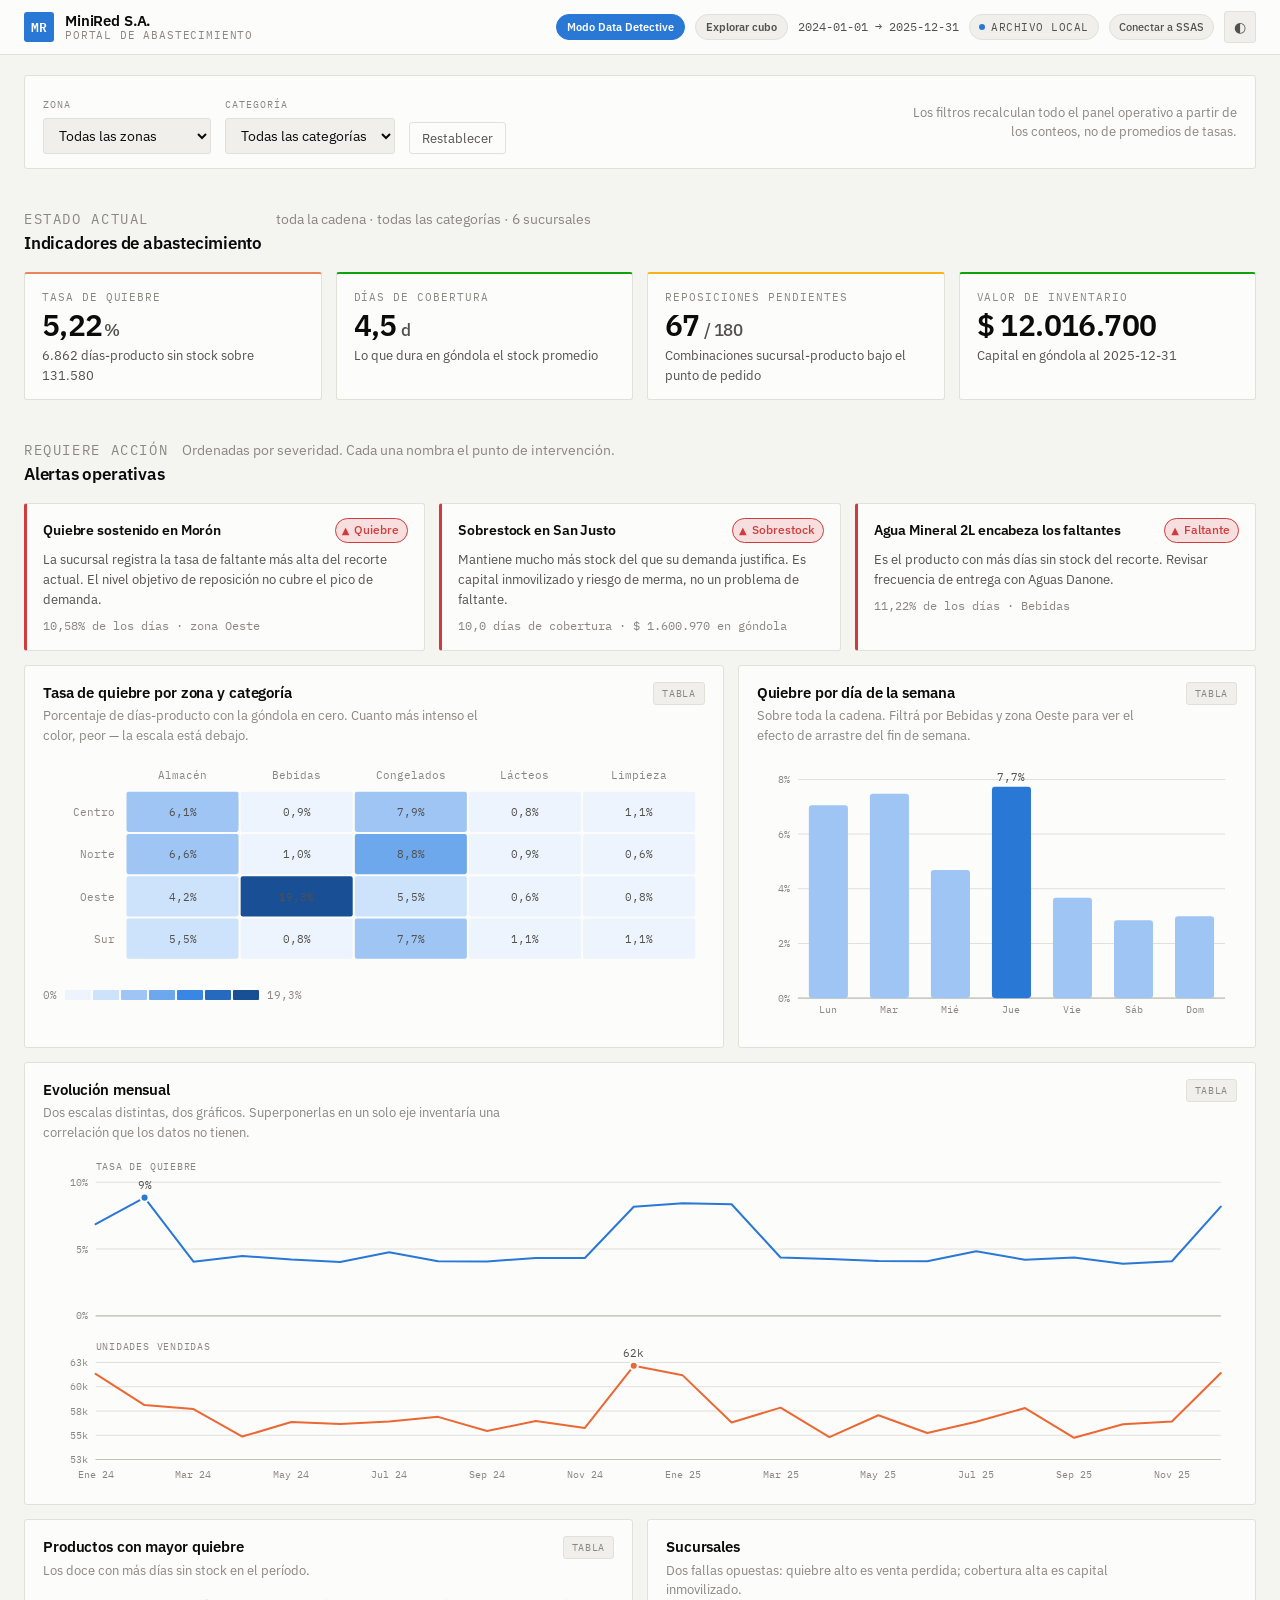
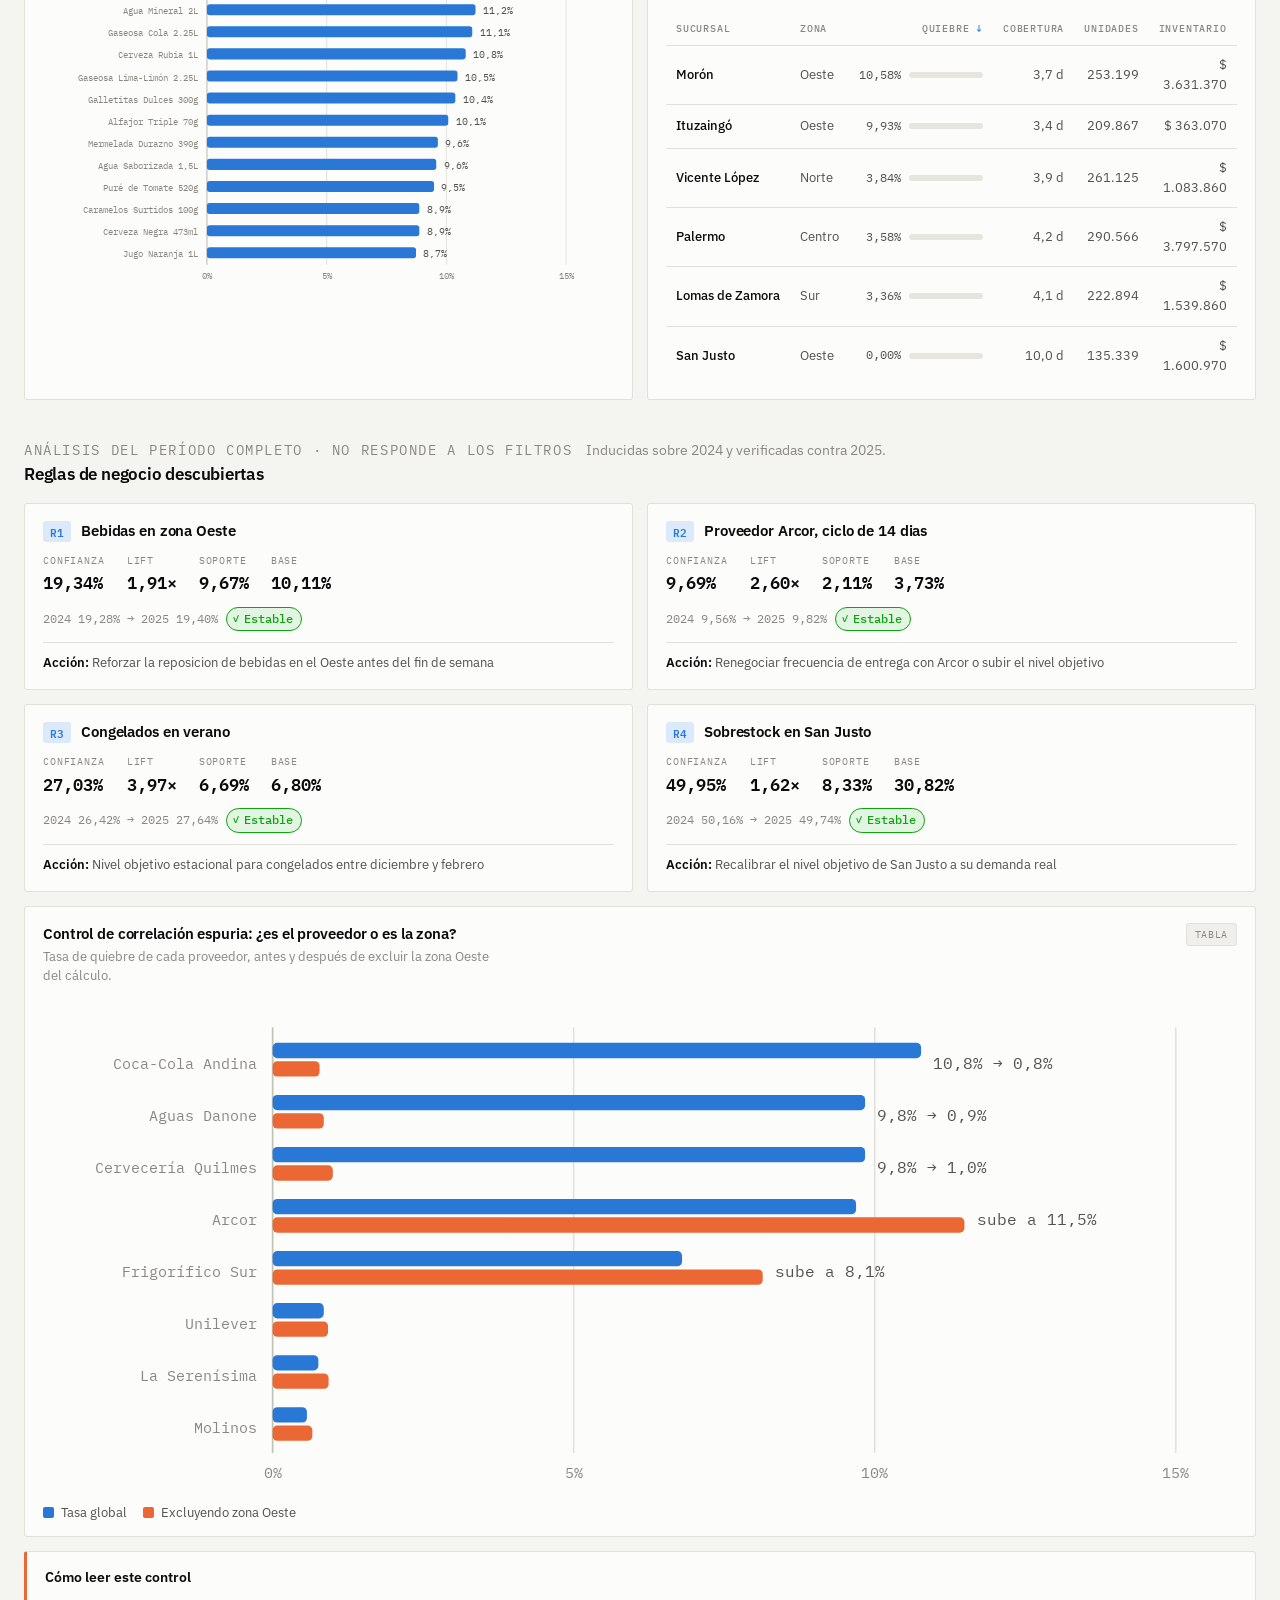
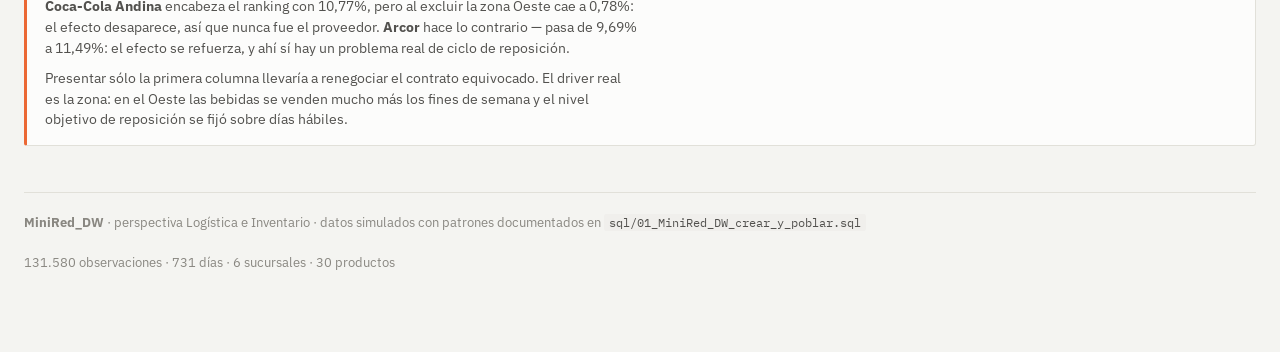
<file: landing/index.html>
<!doctype html>
<html lang="es">
<head>
<meta charset="utf-8">
<meta name="viewport" content="width=device-width, initial-scale=1">
<title>MiniRed · Portal de Abastecimiento</title>
<meta name="description" content="Portal de operaciones y logística de MiniRed S.A. — quiebres de stock, cobertura y rotación por sucursal.">
<link rel="preconnect" href="https://fonts.googleapis.com">
<link rel="preconnect" href="https://fonts.gstatic.com" crossorigin>
<link rel="stylesheet" href="https://fonts.googleapis.com/css2?family=IBM+Plex+Mono:wght@400;500;600&family=IBM+Plex+Sans:wght@400;500;600&display=swap">
<link rel="stylesheet" href="styles.css">
</head>
<body>

<header class="topbar">
  <div class="topbar-in">
    <div class="brand">
      <div class="brand-mark" aria-hidden="true">MR</div>
      <div>
        <div class="brand-name">MiniRed S.A.</div>
        <div class="brand-sub">Portal de Abastecimiento</div>
      </div>
    </div>
    <div class="topbar-meta">
      <a class="game-link" href="juego.html">Modo Data Detective</a>
      <a class="cube-link" href="cubo.html">Explorar cubo</a>
      <span class="period" id="periodo">—</span>
      <span class="srcbadge" id="fuente" data-src="seed" title="Origen de los datos que está mostrando el portal">
        <span class="dot" aria-hidden="true"></span><span id="fuente-txt">cargando</span>
      </span>
      <button class="retry-api" id="retry-api" type="button" hidden>Conectar a SSAS</button>
      <button class="iconbtn" id="tema" type="button" aria-label="Cambiar entre tema claro y oscuro" title="Cambiar tema">◐</button>
    </div>
  </div>
</header>

<main class="wrap">

  <!-- ============ filtros: una sola fila, gobierna todo el panel operativo ============ -->
  <div class="filters" role="group" aria-label="Filtros del panel operativo">
    <div class="field">
      <label for="f-zona">Zona</label>
      <select id="f-zona"><option value="*">Todas las zonas</option></select>
    </div>
    <div class="field">
      <label for="f-cat">Categoría</label>
      <select id="f-cat"><option value="*">Todas las categorías</option></select>
    </div>
    <div class="field">
      <label for="f-reset" class="sr-only">Restablecer</label>
      <button class="btn-reset" id="f-reset" type="button">Restablecer</button>
    </div>
    <p class="filter-scope" id="scope-txt">
      Los filtros recalculan todo el panel operativo a partir de los conteos, no de promedios de tasas.
    </p>
  </div>

  <div class="data-notice" id="data-notice" role="status" hidden>
    No se pudo leer <code>portal.json</code>. Se muestra la copia embebida en <code>seed-data.js</code>.
  </div>

  <!-- ============ KPIs ============ -->
  <section aria-labelledby="h-kpi">
    <div class="section-head">
      <div>
        <p class="eyebrow">Estado actual</p>
        <h2 id="h-kpi">Indicadores de abastecimiento</h2>
      </div>
      <p id="kpi-scope">—</p>
    </div>
    <div class="kpis" id="kpis"></div>
  </section>

  <!-- ============ alertas ============ -->
  <section aria-labelledby="h-alertas">
    <div class="section-head">
      <div>
        <p class="eyebrow">Requiere acción</p>
        <h2 id="h-alertas">Alertas operativas</h2>
      </div>
      <p>Ordenadas por severidad. Cada una nombra el punto de intervención.</p>
    </div>
    <div class="alerts" id="alertas"></div>
  </section>

  <!-- ============ mapa de calor + día de la semana ============ -->
  <div class="grid wide-left">

    <div class="card">
      <div class="card-head">
        <div>
          <h3>Tasa de quiebre por zona y categoría</h3>
          <p class="card-note">Porcentaje de días-producto con la góndola en cero. Cuanto más intenso el color, peor — la escala está debajo.</p>
        </div>
        <div class="card-tools">
          <button class="toggle" data-view="heatmap" aria-pressed="false" type="button">Tabla</button>
        </div>
      </div>
      <div class="plot scroll-x" id="p-heatmap"></div>
      <div id="t-heatmap" hidden></div>
      <div class="scale" id="s-heatmap"></div>
    </div>

    <div class="card">
      <div class="card-head">
        <div>
          <h3>Quiebre por día de la semana</h3>
          <p class="card-note" id="dia-note">El pico de consumo del fin de semana vacía la góndola y el faltante aparece después.</p>
        </div>
        <div class="card-tools">
          <button class="toggle" data-view="dias" aria-pressed="false" type="button">Tabla</button>
        </div>
      </div>
      <div class="plot" id="p-dias"></div>
      <div id="t-dias" hidden></div>
    </div>

  </div>

  <!-- ============ serie mensual ============ -->
  <div class="card" style="margin-top:14px">
    <div class="card-head">
      <div>
        <h3>Evolución mensual</h3>
        <p class="card-note">Dos escalas distintas, dos gráficos. Superponerlas en un solo eje inventaría una correlación que los datos no tienen.</p>
      </div>
      <div class="card-tools">
        <button class="toggle" data-view="serie" aria-pressed="false" type="button">Tabla</button>
      </div>
    </div>
    <div class="plot scroll-x" id="p-serie"></div>
    <div id="t-serie" hidden></div>
  </div>

  <!-- ============ SKU + sucursales ============ -->
  <div class="grid two">

    <div class="card">
      <div class="card-head">
        <div>
          <h3>Productos con mayor quiebre</h3>
          <p class="card-note" id="sku-note">Los doce con más días sin stock en el período.</p>
        </div>
        <div class="card-tools">
          <button class="toggle" data-view="sku" aria-pressed="false" type="button">Tabla</button>
        </div>
      </div>
      <div class="plot" id="p-sku"></div>
      <div id="t-sku" hidden></div>
    </div>

    <div class="card">
      <div class="card-head">
        <div>
          <h3>Sucursales</h3>
          <p class="card-note">Dos fallas opuestas: quiebre alto es venta perdida; cobertura alta es capital inmovilizado.</p>
        </div>
      </div>
      <div class="tablewrap" id="t-suc"></div>
    </div>

  </div>

  <!-- ============ hallazgos (no filtrable, período completo) ============ -->
  <section aria-labelledby="h-reglas">
    <div class="section-head">
      <div>
        <p class="eyebrow">Análisis del período completo · no responde a los filtros</p>
        <h2 id="h-reglas">Reglas de negocio descubiertas</h2>
      </div>
      <p>Inducidas sobre 2024 y verificadas contra 2025.</p>
    </div>
    <div class="rules" id="reglas"></div>
  </section>

  <div class="card" style="margin-top:14px">
    <div class="card-head">
      <div>
        <h3>Control de correlación espuria: ¿es el proveedor o es la zona?</h3>
        <p class="card-note">Tasa de quiebre de cada proveedor, antes y después de excluir la zona Oeste del cálculo.</p>
      </div>
      <div class="card-tools">
        <button class="toggle" data-view="prov" aria-pressed="false" type="button">Tabla</button>
      </div>
    </div>
    <div class="plot scroll-x" id="p-prov"></div>
    <div id="t-prov" hidden></div>
    <div class="legend" id="l-prov"></div>
  </div>

  <div class="note">
    <h3>Cómo leer este control</h3>
    <p id="prov-lectura">—</p>
    <p>Presentar sólo la primera columna llevaría a renegociar el contrato equivocado. El driver real es la zona: en el Oeste las bebidas se venden mucho más los fines de semana y el nivel objetivo de reposición se fijó sobre días hábiles.</p>
  </div>

  <footer class="foot">
    <div>
      <strong>MiniRed_DW</strong> · perspectiva Logística e Inventario · datos simulados con patrones documentados en <code>sql/01_MiniRed_DW_crear_y_poblar.sql</code>
    </div>
    <div id="foot-meta">—</div>
  </footer>

</main>

<div class="tip" id="tip" role="status" aria-live="polite"></div>

<script src="config.js"></script>
<script src="seed-data.js"></script>
<script src="app.js"></script>
</body>
</html>
</file>
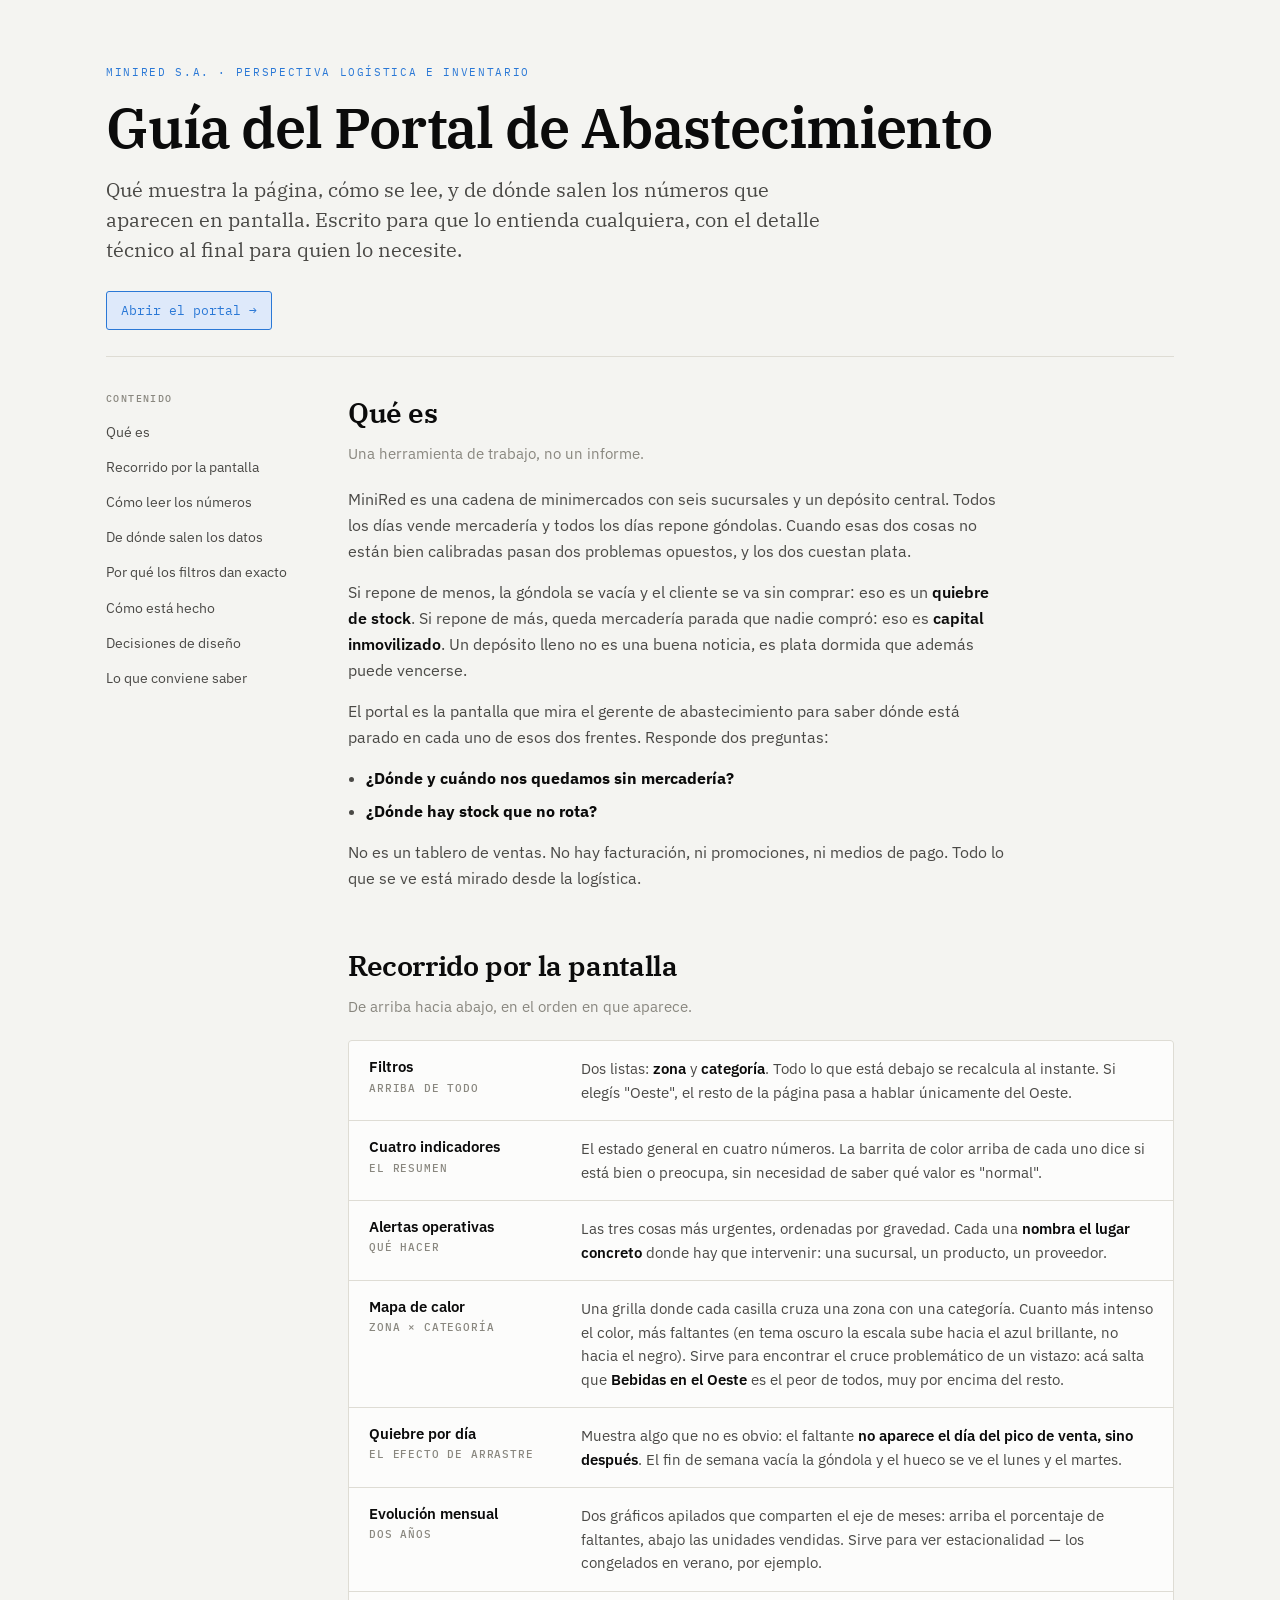
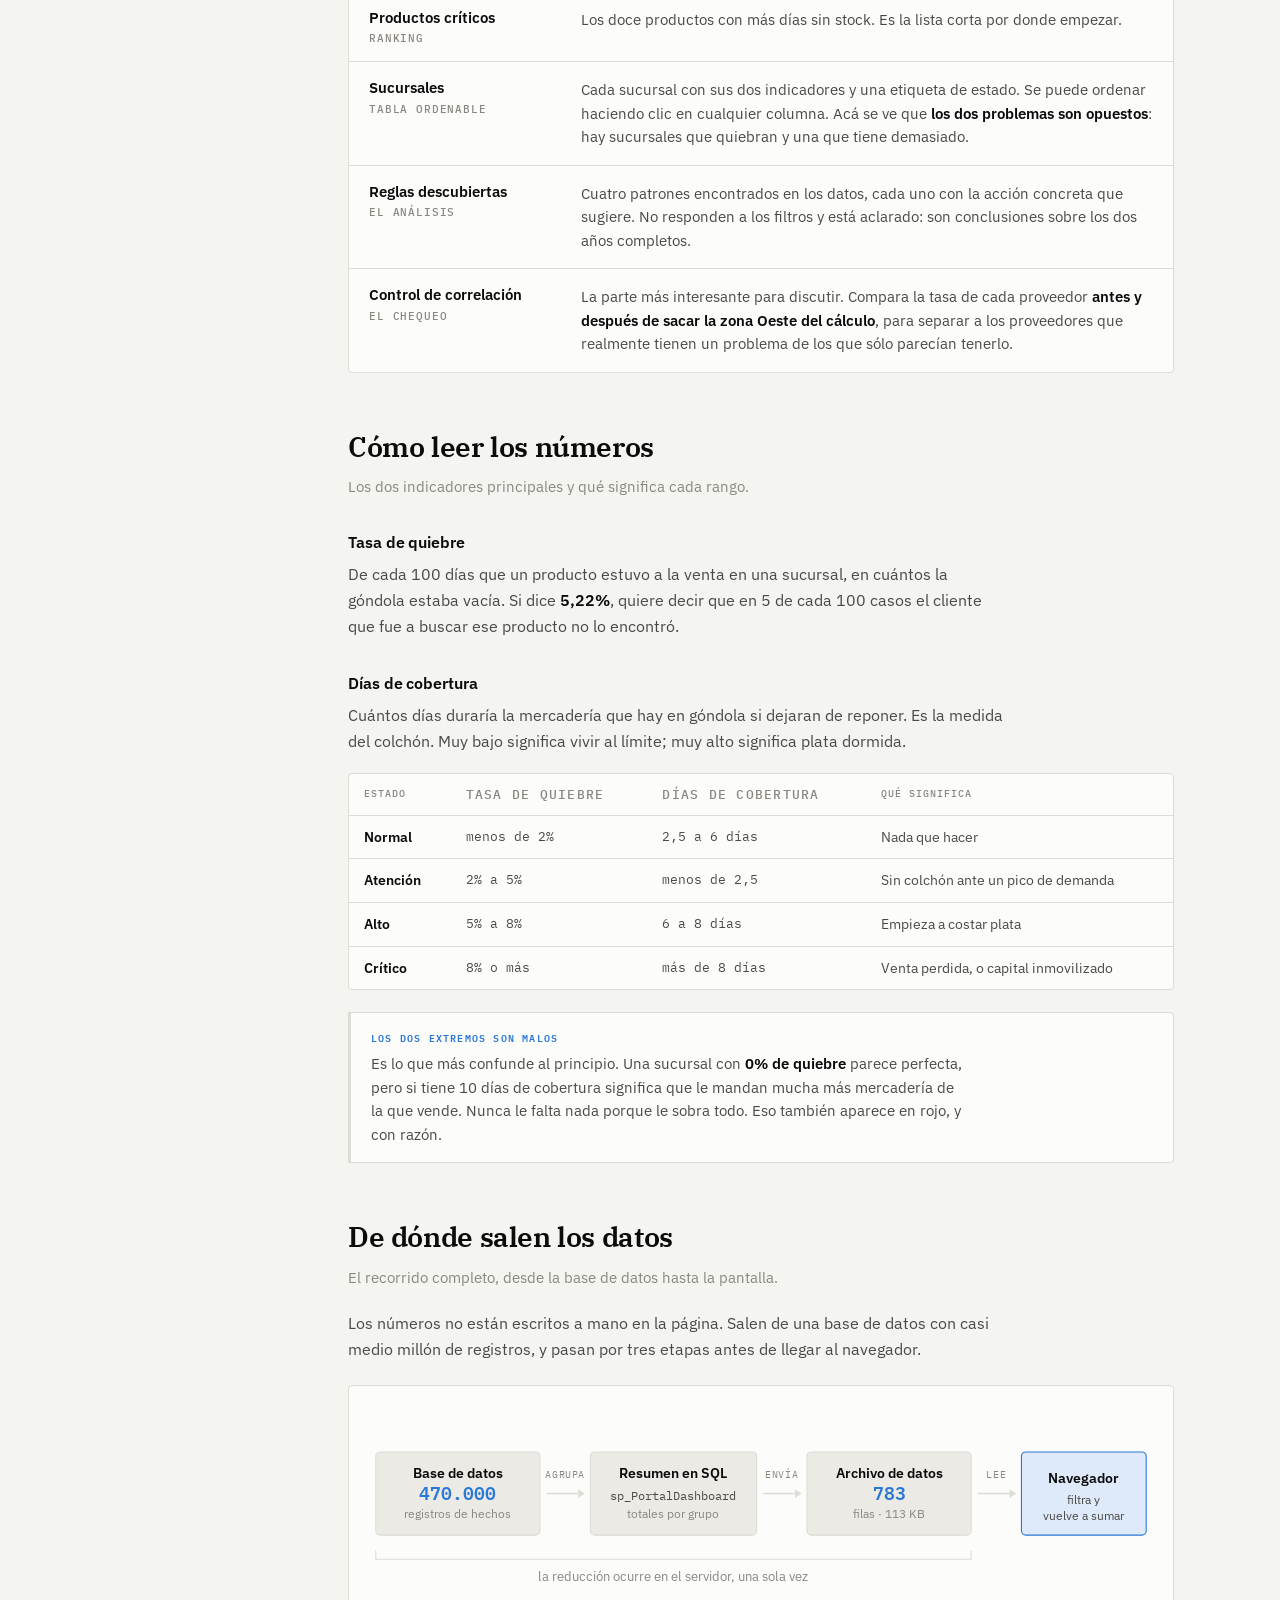
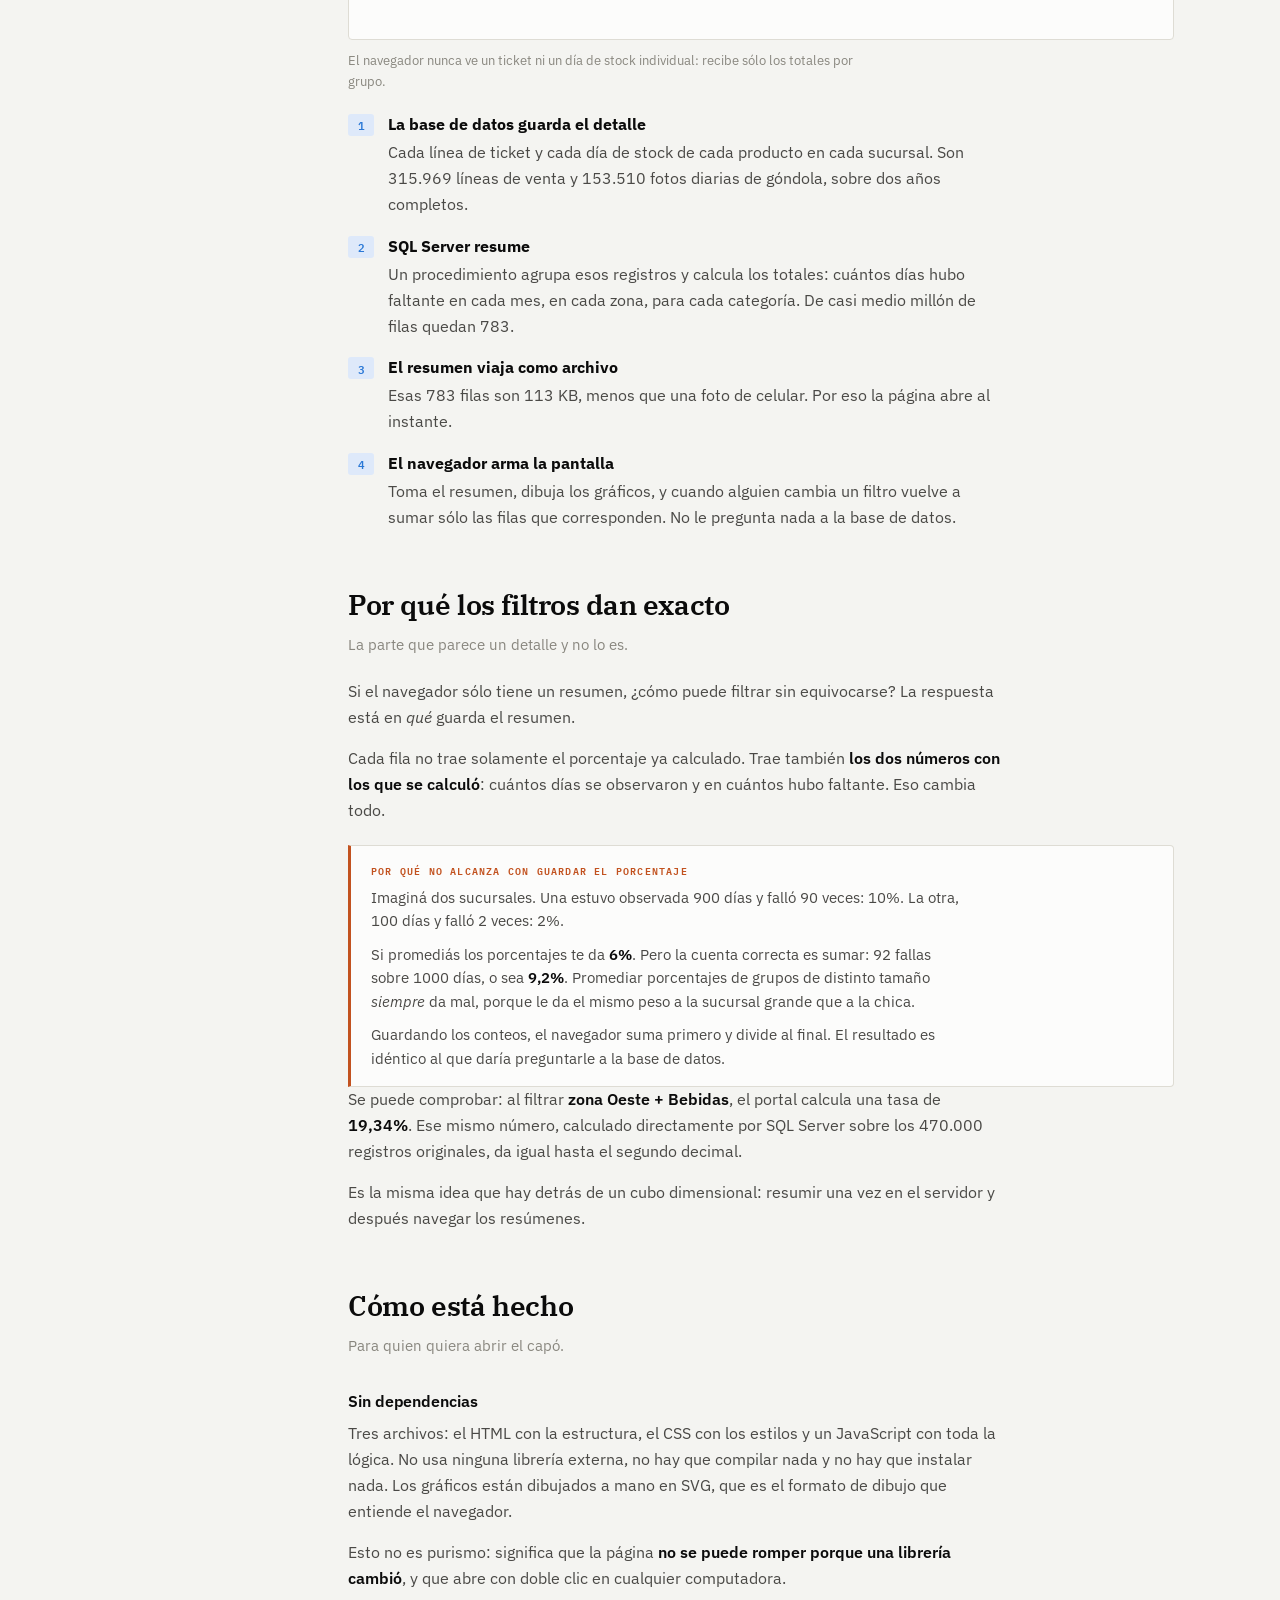
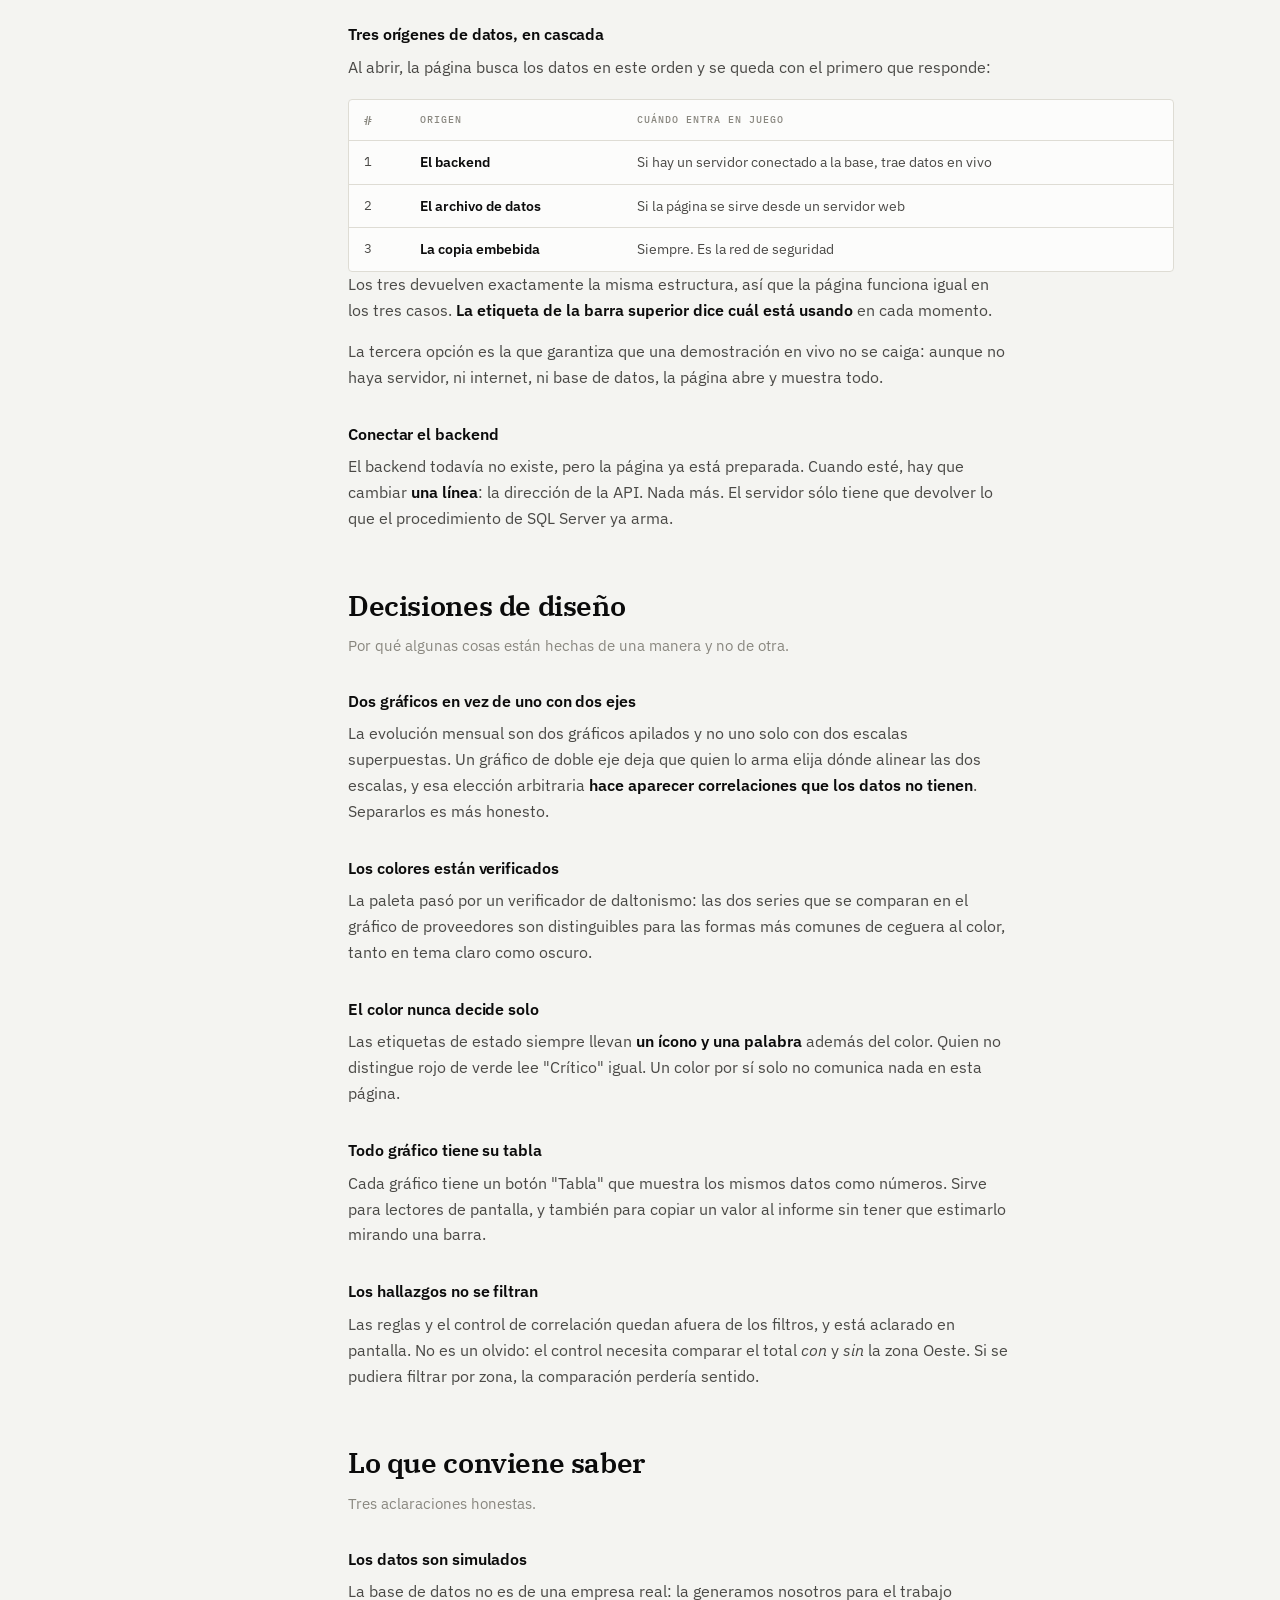
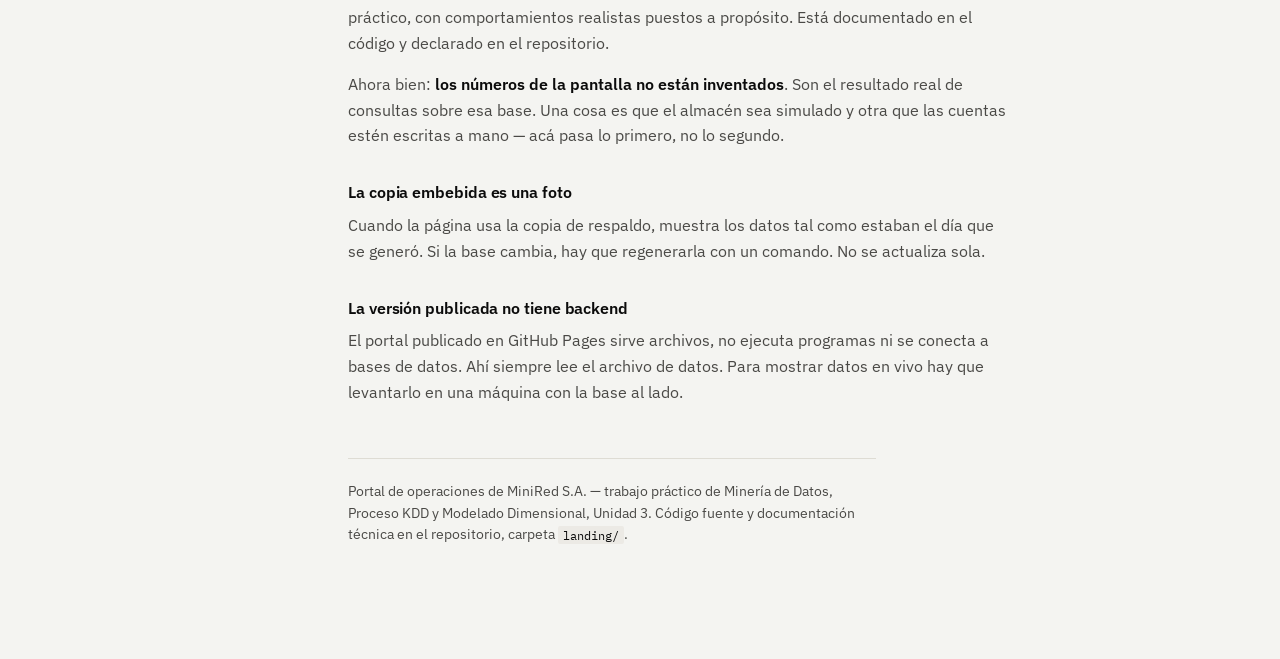
<file: docs/guia-portal.html>
<!doctype html>
<html lang="es">
<head>
<meta charset="utf-8">
<meta name="viewport" content="width=device-width, initial-scale=1">
<meta name="description" content="Qué es el portal de abastecimiento de MiniRed, cómo se lee y de dónde salen sus números.">
<title>Guía del Portal MiniRed</title>
<link rel="preconnect" href="https://fonts.googleapis.com">
<link rel="preconnect" href="https://fonts.gstatic.com" crossorigin>
<link rel="stylesheet" href="https://fonts.googleapis.com/css2?family=IBM+Plex+Mono:wght@400;500;600&family=IBM+Plex+Sans:wght@400;500;600&family=IBM+Plex+Serif:ital,wght@0,400;0,600;1,400&display=swap">

<style>
:root{
  color-scheme: light;
  --plane:#f4f4f1;
  --surface:#fcfcfb;
  --surface-2:#eceae5;
  --ink:#0b0b0b;
  --ink-2:#4a4946;
  --muted:#89877f;
  --rule:#dedcd4;
  --accent:#2a78d6;
  --accent-soft:#dee9fa;
  --warm:#c2521f;
  --warm-soft:#f8e4da;
  --good:#0b7d3f;
  --serif:"IBM Plex Serif",Georgia,serif;
  --sans:"IBM Plex Sans",system-ui,-apple-system,"Segoe UI",sans-serif;
  --mono:"IBM Plex Mono",ui-monospace,Consolas,monospace;
}
@media (prefers-color-scheme:dark){
  :root:not([data-theme="light"]){
    color-scheme: dark;
    --plane:#0d0d0d;
    --surface:#1a1a19;
    --surface-2:#242422;
    --ink:#f6f6f4;
    --ink-2:#c3c2b7;
    --muted:#8d8b83;
    --rule:#2e2e2b;
    --accent:#5b9bea;
    --accent-soft:#152a44;
    --warm:#e8875c;
    --warm-soft:#332016;
    --good:#4cbb7a;
  }
}
:root[data-theme="dark"]{
  color-scheme: dark;
  --plane:#0d0d0d;
  --surface:#1a1a19;
  --surface-2:#242422;
  --ink:#f6f6f4;
  --ink-2:#c3c2b7;
  --muted:#8d8b83;
  --rule:#2e2e2b;
  --accent:#5b9bea;
  --accent-soft:#152a44;
  --warm:#e8875c;
  --warm-soft:#332016;
  --good:#4cbb7a;
}

*{box-sizing:border-box}
body{background:var(--plane);color:var(--ink);font-family:var(--sans);font-size:16px;line-height:1.62;-webkit-font-smoothing:antialiased}
@media (prefers-reduced-motion:reduce){*{transition-duration:.001ms!important;animation-duration:.001ms!important}}

.page{max-width:1120px;margin:0 auto;padding:0 26px 90px}
.cols{display:grid;grid-template-columns:186px minmax(0,1fr);gap:56px;align-items:start}
@media (max-width:940px){.cols{grid-template-columns:1fr;gap:24px}}

/* ---------- portada ---------- */
.hero{padding:56px 0 26px;border-bottom:1px solid var(--rule);margin-bottom:34px}
.kicker{font-family:var(--mono);font-size:11px;letter-spacing:.15em;text-transform:uppercase;color:var(--accent);margin:0 0 16px}
h1{font-family:var(--serif);font-weight:600;font-size:clamp(2.2rem,5.4vw,3.5rem);line-height:1.05;letter-spacing:-.02em;margin:0 0 18px;text-wrap:balance}
.lede{font-family:var(--serif);font-size:1.22rem;line-height:1.55;color:var(--ink-2);max-width:60ch;margin:0 0 26px}
.herolink{display:inline-flex;align-items:center;gap:9px;font-family:var(--mono);font-size:13px;color:var(--accent);text-decoration:none;border:1px solid var(--accent);border-radius:3px;padding:8px 14px;background:var(--accent-soft)}
.herolink:hover{background:var(--accent);color:#fff}
.herolink:focus-visible{outline:2px solid var(--accent);outline-offset:3px}

/* ---------- índice ---------- */
nav.toc{position:sticky;top:22px}
@media (max-width:940px){nav.toc{position:static;background:var(--surface);border:1px solid var(--rule);border-radius:4px;padding:16px 18px}}
nav.toc h2{font-family:var(--mono);font-size:10px;letter-spacing:.14em;text-transform:uppercase;color:var(--muted);margin:0 0 12px;font-weight:500}
nav.toc ol{list-style:none;margin:0;padding:0;display:flex;flex-direction:column;gap:3px}
nav.toc a{display:block;font-size:13.5px;line-height:1.35;color:var(--ink-2);text-decoration:none;padding:3px 0}
nav.toc a:hover{color:var(--accent)}
nav.toc a:focus-visible{outline:2px solid var(--accent);outline-offset:2px}

/* ---------- prosa ---------- */
section{margin:0 0 52px;scroll-margin-top:22px}
h2{font-family:var(--serif);font-weight:600;font-size:1.72rem;letter-spacing:-.014em;margin:0 0 6px;text-wrap:balance}
h3{font-size:1.02rem;font-weight:600;margin:30px 0 7px;letter-spacing:-.005em}
p{max-width:66ch;margin:0 0 15px;color:var(--ink-2)}
p strong{color:var(--ink);font-weight:600}
.sub{color:var(--muted);font-size:14.5px;margin:0 0 22px;max-width:66ch}
ul,ol.plain{max-width:66ch;padding-left:1.15em;margin:0 0 15px}
li{margin:0 0 8px;color:var(--ink-2)}
li strong{color:var(--ink)}
code{font-family:var(--mono);font-size:.86em;background:var(--surface-2);padding:1.5px 5px;border-radius:2px;color:var(--ink)}
em{font-style:italic}

/* ---------- tarjetas de recorrido ---------- */
.walk{display:flex;flex-direction:column;gap:1px;background:var(--rule);border:1px solid var(--rule);border-radius:4px;overflow:hidden;margin:20px 0 0}
.walk-item{background:var(--surface);padding:16px 20px;display:grid;grid-template-columns:190px minmax(0,1fr);gap:22px}
@media (max-width:720px){.walk-item{grid-template-columns:1fr;gap:6px}}
.walk-name{font-weight:600;font-size:14.5px;color:var(--ink);line-height:1.4}
.walk-name span{display:block;font-family:var(--mono);font-size:10.5px;letter-spacing:.08em;text-transform:uppercase;color:var(--muted);font-weight:500;margin-top:3px}
.walk-desc{font-size:14.5px;color:var(--ink-2);margin:0}
.walk-desc b{color:var(--ink);font-weight:600}

/* ---------- tabla ---------- */
.tablewrap{overflow-x:auto;margin:18px 0 0;border:1px solid var(--rule);border-radius:4px;background:var(--surface)}
table{border-collapse:collapse;width:100%;font-size:14px;min-width:440px}
th{text-align:left;font-family:var(--mono);font-size:10px;letter-spacing:.1em;text-transform:uppercase;color:var(--muted);font-weight:500;padding:10px 15px;border-bottom:1px solid var(--rule);white-space:nowrap}
td{padding:10px 15px;border-bottom:1px solid var(--rule);color:var(--ink-2);vertical-align:top}
tr:last-child td{border-bottom:0}
td.mono,th.mono{font-family:var(--mono);font-size:12.5px;font-variant-numeric:tabular-nums;white-space:nowrap}
td strong{color:var(--ink);font-weight:600}

/* ---------- diagrama ---------- */
figure{margin:22px 0 0;padding:0}
.diagram{background:var(--surface);border:1px solid var(--rule);border-radius:4px;padding:20px 18px 14px;overflow-x:auto}
.diagram svg{display:block;width:100%;min-width:600px;height:auto}
figcaption{font-size:13px;color:var(--muted);margin-top:10px;max-width:66ch}

/* ---------- pasos numerados (sólo donde el orden importa) ---------- */
ol.steps{list-style:none;counter-reset:s;padding:0;margin:20px 0 0;max-width:66ch;display:flex;flex-direction:column;gap:16px}
ol.steps li{counter-increment:s;display:grid;grid-template-columns:26px 1fr;gap:14px;margin:0}
ol.steps li::before{content:counter(s);font-family:var(--mono);font-size:11px;font-weight:600;color:var(--accent);background:var(--accent-soft);border-radius:3px;width:26px;height:22px;display:grid;place-items:center;margin-top:2px}
ol.steps li > div{min-width:0}
ol.steps b{color:var(--ink);display:block;margin-bottom:2px}

/* ---------- notas ---------- */
.note{border-left:3px solid var(--accent);background:var(--surface);border:1px solid var(--rule);border-left-width:3px;border-radius:0 4px 4px 0;padding:16px 20px;margin:22px 0 0}
.note.warm{border-left-color:var(--warm)}
.note-label{display:block;font-family:var(--mono);font-size:10px;letter-spacing:.12em;text-transform:uppercase;color:var(--accent);font-weight:600;margin-bottom:7px}
.note.warm .note-label{color:var(--warm)}
.note p{margin:0;font-size:14.5px}
.note p+p{margin-top:10px}

/* ---------- cierre ---------- */
footer{margin-top:16px;padding-top:22px;border-top:1px solid var(--rule);font-size:13.5px;color:var(--muted);max-width:66ch}
footer code{font-size:12px}
</style>

</head>
<body>
<div class="page">

<header class="hero">
  <p class="kicker">MiniRed S.A. · Perspectiva Logística e Inventario</p>
  <h1>Guía del Portal de Abastecimiento</h1>
  <p class="lede">Qué muestra la página, cómo se lee, y de dónde salen los números que aparecen en pantalla. Escrito para que lo entienda cualquiera, con el detalle técnico al final para quien lo necesite.</p>
  <a class="herolink" href="https://santiagoskrobacki.github.io/TP_MiniRedBaseDeDatos/landing/" target="_blank" rel="noopener">Abrir el portal →</a>
</header>

<div class="cols">

<nav class="toc">
  <h2>Contenido</h2>
  <ol>
    <li><a href="#que-es">Qué es</a></li>
    <li><a href="#pantalla">Recorrido por la pantalla</a></li>
    <li><a href="#leer">Cómo leer los números</a></li>
    <li><a href="#datos">De dónde salen los datos</a></li>
    <li><a href="#filtros">Por qué los filtros dan exacto</a></li>
    <li><a href="#adentro">Cómo está hecho</a></li>
    <li><a href="#decisiones">Decisiones de diseño</a></li>
    <li><a href="#limites">Lo que conviene saber</a></li>
  </ol>
</nav>

<main>

<section id="que-es">
  <h2>Qué es</h2>
  <p class="sub">Una herramienta de trabajo, no un informe.</p>

  <p>MiniRed es una cadena de minimercados con seis sucursales y un depósito central. Todos los días vende mercadería y todos los días repone góndolas. Cuando esas dos cosas no están bien calibradas pasan dos problemas opuestos, y los dos cuestan plata.</p>

  <p>Si repone de menos, la góndola se vacía y el cliente se va sin comprar: eso es un <strong>quiebre de stock</strong>. Si repone de más, queda mercadería parada que nadie compró: eso es <strong>capital inmovilizado</strong>. Un depósito lleno no es una buena noticia, es plata dormida que además puede vencerse.</p>

  <p>El portal es la pantalla que mira el gerente de abastecimiento para saber dónde está parado en cada uno de esos dos frentes. Responde dos preguntas:</p>

  <ul>
    <li><strong>¿Dónde y cuándo nos quedamos sin mercadería?</strong></li>
    <li><strong>¿Dónde hay stock que no rota?</strong></li>
  </ul>

  <p>No es un tablero de ventas. No hay facturación, ni promociones, ni medios de pago. Todo lo que se ve está mirado desde la logística.</p>
</section>

<section id="pantalla">
  <h2>Recorrido por la pantalla</h2>
  <p class="sub">De arriba hacia abajo, en el orden en que aparece.</p>

  <div class="walk">
    <div class="walk-item">
      <div class="walk-name">Filtros<span>Arriba de todo</span></div>
      <p class="walk-desc">Dos listas: <b>zona</b> y <b>categoría</b>. Todo lo que está debajo se recalcula al instante. Si elegís "Oeste", el resto de la página pasa a hablar únicamente del Oeste.</p>
    </div>
    <div class="walk-item">
      <div class="walk-name">Cuatro indicadores<span>El resumen</span></div>
      <p class="walk-desc">El estado general en cuatro números. La barrita de color arriba de cada uno dice si está bien o preocupa, sin necesidad de saber qué valor es "normal".</p>
    </div>
    <div class="walk-item">
      <div class="walk-name">Alertas operativas<span>Qué hacer</span></div>
      <p class="walk-desc">Las tres cosas más urgentes, ordenadas por gravedad. Cada una <b>nombra el lugar concreto</b> donde hay que intervenir: una sucursal, un producto, un proveedor.</p>
    </div>
    <div class="walk-item">
      <div class="walk-name">Mapa de calor<span>Zona × categoría</span></div>
      <p class="walk-desc">Una grilla donde cada casilla cruza una zona con una categoría. Cuanto más intenso el color, más faltantes (en tema oscuro la escala sube hacia el azul brillante, no hacia el negro). Sirve para encontrar el cruce problemático de un vistazo: acá salta que <b>Bebidas en el Oeste</b> es el peor de todos, muy por encima del resto.</p>
    </div>
    <div class="walk-item">
      <div class="walk-name">Quiebre por día<span>El efecto de arrastre</span></div>
      <p class="walk-desc">Muestra algo que no es obvio: el faltante <b>no aparece el día del pico de venta, sino después</b>. El fin de semana vacía la góndola y el hueco se ve el lunes y el martes.</p>
    </div>
    <div class="walk-item">
      <div class="walk-name">Evolución mensual<span>Dos años</span></div>
      <p class="walk-desc">Dos gráficos apilados que comparten el eje de meses: arriba el porcentaje de faltantes, abajo las unidades vendidas. Sirve para ver estacionalidad — los congelados en verano, por ejemplo.</p>
    </div>
    <div class="walk-item">
      <div class="walk-name">Productos críticos<span>Ranking</span></div>
      <p class="walk-desc">Los doce productos con más días sin stock. Es la lista corta por donde empezar.</p>
    </div>
    <div class="walk-item">
      <div class="walk-name">Sucursales<span>Tabla ordenable</span></div>
      <p class="walk-desc">Cada sucursal con sus dos indicadores y una etiqueta de estado. Se puede ordenar haciendo clic en cualquier columna. Acá se ve que <b>los dos problemas son opuestos</b>: hay sucursales que quiebran y una que tiene demasiado.</p>
    </div>
    <div class="walk-item">
      <div class="walk-name">Reglas descubiertas<span>El análisis</span></div>
      <p class="walk-desc">Cuatro patrones encontrados en los datos, cada uno con la acción concreta que sugiere. No responden a los filtros y está aclarado: son conclusiones sobre los dos años completos.</p>
    </div>
    <div class="walk-item">
      <div class="walk-name">Control de correlación<span>El chequeo</span></div>
      <p class="walk-desc">La parte más interesante para discutir. Compara la tasa de cada proveedor <b>antes y después de sacar la zona Oeste del cálculo</b>, para separar a los proveedores que realmente tienen un problema de los que sólo parecían tenerlo.</p>
    </div>
  </div>
</section>

<section id="leer">
  <h2>Cómo leer los números</h2>
  <p class="sub">Los dos indicadores principales y qué significa cada rango.</p>

  <h3>Tasa de quiebre</h3>
  <p>De cada 100 días que un producto estuvo a la venta en una sucursal, en cuántos la góndola estaba vacía. Si dice <strong>5,22%</strong>, quiere decir que en 5 de cada 100 casos el cliente que fue a buscar ese producto no lo encontró.</p>

  <h3>Días de cobertura</h3>
  <p>Cuántos días duraría la mercadería que hay en góndola si dejaran de reponer. Es la medida del colchón. Muy bajo significa vivir al límite; muy alto significa plata dormida.</p>

  <div class="tablewrap">
    <table>
      <thead>
        <tr><th>Estado</th><th class="mono">Tasa de quiebre</th><th class="mono">Días de cobertura</th><th>Qué significa</th></tr>
      </thead>
      <tbody>
        <tr><td><strong>Normal</strong></td><td class="mono">menos de 2%</td><td class="mono">2,5 a 6 días</td><td>Nada que hacer</td></tr>
        <tr><td><strong>Atención</strong></td><td class="mono">2% a 5%</td><td class="mono">menos de 2,5</td><td>Sin colchón ante un pico de demanda</td></tr>
        <tr><td><strong>Alto</strong></td><td class="mono">5% a 8%</td><td class="mono">6 a 8 días</td><td>Empieza a costar plata</td></tr>
        <tr><td><strong>Crítico</strong></td><td class="mono">8% o más</td><td class="mono">más de 8 días</td><td>Venta perdida, o capital inmovilizado</td></tr>
      </tbody>
    </table>
  </div>

  <div class="note">
    <span class="note-label">Los dos extremos son malos</span>
    <p>Es lo que más confunde al principio. Una sucursal con <strong>0% de quiebre</strong> parece perfecta, pero si tiene 10 días de cobertura significa que le mandan mucha más mercadería de la que vende. Nunca le falta nada porque le sobra todo. Eso también aparece en rojo, y con razón.</p>
  </div>
</section>

<section id="datos">
  <h2>De dónde salen los datos</h2>
  <p class="sub">El recorrido completo, desde la base de datos hasta la pantalla.</p>

  <p>Los números no están escritos a mano en la página. Salen de una base de datos con casi medio millón de registros, y pasan por tres etapas antes de llegar al navegador.</p>

  <figure>
    <div class="diagram">
      <svg viewBox="0 0 720 200" role="img" aria-label="Recorrido de los datos: base de datos, resumen en SQL, archivo JSON y navegador">
        <!-- etapa 1 -->
        <rect x="8" y="42" width="150" height="76" rx="4" fill="var(--surface-2)" stroke="var(--rule)"/>
        <text x="83" y="66" text-anchor="middle" font-family="IBM Plex Sans,sans-serif" font-size="12.5" font-weight="600" fill="var(--ink)">Base de datos</text>
        <text x="83" y="86" text-anchor="middle" font-family="IBM Plex Mono,monospace" font-size="16" font-weight="600" fill="var(--accent)">470.000</text>
        <text x="83" y="102" text-anchor="middle" font-family="IBM Plex Sans,sans-serif" font-size="11" fill="var(--muted)">registros de hechos</text>

        <path d="M164 80 L198 80" stroke="var(--rule)" stroke-width="1.5" fill="none"/>
        <path d="M193 76 L199 80 L193 84 Z" fill="var(--rule)"/>
        <text x="181" y="66" text-anchor="middle" font-family="IBM Plex Mono,monospace" font-size="9" letter-spacing="0.06em" fill="var(--muted)">AGRUPA</text>

        <!-- etapa 2 -->
        <rect x="204" y="42" width="152" height="76" rx="4" fill="var(--surface-2)" stroke="var(--rule)"/>
        <text x="280" y="66" text-anchor="middle" font-family="IBM Plex Sans,sans-serif" font-size="12.5" font-weight="600" fill="var(--ink)">Resumen en SQL</text>
        <text x="280" y="86" text-anchor="middle" font-family="IBM Plex Mono,monospace" font-size="11" fill="var(--ink-2)">sp_PortalDashboard</text>
        <text x="280" y="102" text-anchor="middle" font-family="IBM Plex Sans,sans-serif" font-size="11" fill="var(--muted)">totales por grupo</text>

        <path d="M362 80 L396 80" stroke="var(--rule)" stroke-width="1.5" fill="none"/>
        <path d="M391 76 L397 80 L391 84 Z" fill="var(--rule)"/>
        <text x="379" y="66" text-anchor="middle" font-family="IBM Plex Mono,monospace" font-size="9" letter-spacing="0.06em" fill="var(--muted)">ENVÍA</text>

        <!-- etapa 3 -->
        <rect x="402" y="42" width="150" height="76" rx="4" fill="var(--surface-2)" stroke="var(--rule)"/>
        <text x="477" y="66" text-anchor="middle" font-family="IBM Plex Sans,sans-serif" font-size="12.5" font-weight="600" fill="var(--ink)">Archivo de datos</text>
        <text x="477" y="86" text-anchor="middle" font-family="IBM Plex Mono,monospace" font-size="16" font-weight="600" fill="var(--accent)">783</text>
        <text x="477" y="102" text-anchor="middle" font-family="IBM Plex Sans,sans-serif" font-size="11" fill="var(--muted)">filas · 113 KB</text>

        <path d="M558 80 L592 80" stroke="var(--rule)" stroke-width="1.5" fill="none"/>
        <path d="M587 76 L593 80 L587 84 Z" fill="var(--rule)"/>
        <text x="575" y="66" text-anchor="middle" font-family="IBM Plex Mono,monospace" font-size="9" letter-spacing="0.06em" fill="var(--muted)">LEE</text>

        <!-- etapa 4 -->
        <rect x="598" y="42" width="114" height="76" rx="4" fill="var(--accent-soft)" stroke="var(--accent)"/>
        <text x="655" y="70" text-anchor="middle" font-family="IBM Plex Sans,sans-serif" font-size="12.5" font-weight="600" fill="var(--ink)">Navegador</text>
        <text x="655" y="90" text-anchor="middle" font-family="IBM Plex Sans,sans-serif" font-size="11" fill="var(--ink-2)">filtra y</text>
        <text x="655" y="104" text-anchor="middle" font-family="IBM Plex Sans,sans-serif" font-size="11" fill="var(--ink-2)">vuelve a sumar</text>

        <!-- llaves de reduccion -->
        <path d="M8 132 L8 140 L552 140 L552 132" stroke="var(--rule)" stroke-width="1" fill="none"/>
        <text x="280" y="160" text-anchor="middle" font-family="IBM Plex Sans,sans-serif" font-size="11.5" fill="var(--muted)">la reducción ocurre en el servidor, una sola vez</text>
      </svg>
    </div>
    <figcaption>El navegador nunca ve un ticket ni un día de stock individual: recibe sólo los totales por grupo.</figcaption>
  </figure>

  <ol class="steps">
    <li><div><b>La base de datos guarda el detalle</b> Cada línea de ticket y cada día de stock de cada producto en cada sucursal. Son 315.969 líneas de venta y 153.510 fotos diarias de góndola, sobre dos años completos.</div></li>
    <li><div><b>SQL Server resume</b> Un procedimiento agrupa esos registros y calcula los totales: cuántos días hubo faltante en cada mes, en cada zona, para cada categoría. De casi medio millón de filas quedan 783.</div></li>
    <li><div><b>El resumen viaja como archivo</b> Esas 783 filas son 113 KB, menos que una foto de celular. Por eso la página abre al instante.</div></li>
    <li><div><b>El navegador arma la pantalla</b> Toma el resumen, dibuja los gráficos, y cuando alguien cambia un filtro vuelve a sumar sólo las filas que corresponden. No le pregunta nada a la base de datos.</div></li>
  </ol>
</section>

<section id="filtros">
  <h2>Por qué los filtros dan exacto</h2>
  <p class="sub">La parte que parece un detalle y no lo es.</p>

  <p>Si el navegador sólo tiene un resumen, ¿cómo puede filtrar sin equivocarse? La respuesta está en <em>qué</em> guarda el resumen.</p>

  <p>Cada fila no trae solamente el porcentaje ya calculado. Trae también <strong>los dos números con los que se calculó</strong>: cuántos días se observaron y en cuántos hubo faltante. Eso cambia todo.</p>

  <div class="note warm">
    <span class="note-label">Por qué no alcanza con guardar el porcentaje</span>
    <p>Imaginá dos sucursales. Una estuvo observada 900 días y falló 90 veces: 10%. La otra, 100 días y falló 2 veces: 2%.</p>
    <p>Si promediás los porcentajes te da <strong>6%</strong>. Pero la cuenta correcta es sumar: 92 fallas sobre 1000 días, o sea <strong>9,2%</strong>. Promediar porcentajes de grupos de distinto tamaño <em>siempre</em> da mal, porque le da el mismo peso a la sucursal grande que a la chica.</p>
    <p>Guardando los conteos, el navegador suma primero y divide al final. El resultado es idéntico al que daría preguntarle a la base de datos.</p>
  </div>

  <p>Se puede comprobar: al filtrar <strong>zona Oeste + Bebidas</strong>, el portal calcula una tasa de <strong>19,34%</strong>. Ese mismo número, calculado directamente por SQL Server sobre los 470.000 registros originales, da igual hasta el segundo decimal.</p>

  <p>Es la misma idea que hay detrás de un cubo dimensional: resumir una vez en el servidor y después navegar los resúmenes.</p>
</section>

<section id="adentro">
  <h2>Cómo está hecho</h2>
  <p class="sub">Para quien quiera abrir el capó.</p>

  <h3>Sin dependencias</h3>
  <p>Tres archivos: el HTML con la estructura, el CSS con los estilos y un JavaScript con toda la lógica. No usa ninguna librería externa, no hay que compilar nada y no hay que instalar nada. Los gráficos están dibujados a mano en SVG, que es el formato de dibujo que entiende el navegador.</p>

  <p>Esto no es purismo: significa que la página <strong>no se puede romper porque una librería cambió</strong>, y que abre con doble clic en cualquier computadora.</p>

  <h3>Tres orígenes de datos, en cascada</h3>
  <p>Al abrir, la página busca los datos en este orden y se queda con el primero que responde:</p>

  <div class="tablewrap">
    <table>
      <thead><tr><th class="mono">#</th><th>Origen</th><th>Cuándo entra en juego</th></tr></thead>
      <tbody>
        <tr><td class="mono">1</td><td><strong>El backend</strong></td><td>Si hay un servidor conectado a la base, trae datos en vivo</td></tr>
        <tr><td class="mono">2</td><td><strong>El archivo de datos</strong></td><td>Si la página se sirve desde un servidor web</td></tr>
        <tr><td class="mono">3</td><td><strong>La copia embebida</strong></td><td>Siempre. Es la red de seguridad</td></tr>
      </tbody>
    </table>
  </div>

  <p>Los tres devuelven exactamente la misma estructura, así que la página funciona igual en los tres casos. <strong>La etiqueta de la barra superior dice cuál está usando</strong> en cada momento.</p>

  <p>La tercera opción es la que garantiza que una demostración en vivo no se caiga: aunque no haya servidor, ni internet, ni base de datos, la página abre y muestra todo.</p>

  <h3>Conectar el backend</h3>
  <p>El backend todavía no existe, pero la página ya está preparada. Cuando esté, hay que cambiar <strong>una línea</strong>: la dirección de la API. Nada más. El servidor sólo tiene que devolver lo que el procedimiento de SQL Server ya arma.</p>
</section>

<section id="decisiones">
  <h2>Decisiones de diseño</h2>
  <p class="sub">Por qué algunas cosas están hechas de una manera y no de otra.</p>

  <h3>Dos gráficos en vez de uno con dos ejes</h3>
  <p>La evolución mensual son dos gráficos apilados y no uno solo con dos escalas superpuestas. Un gráfico de doble eje deja que quien lo arma elija dónde alinear las dos escalas, y esa elección arbitraria <strong>hace aparecer correlaciones que los datos no tienen</strong>. Separarlos es más honesto.</p>

  <h3>Los colores están verificados</h3>
  <p>La paleta pasó por un verificador de daltonismo: las dos series que se comparan en el gráfico de proveedores son distinguibles para las formas más comunes de ceguera al color, tanto en tema claro como oscuro.</p>

  <h3>El color nunca decide solo</h3>
  <p>Las etiquetas de estado siempre llevan <strong>un ícono y una palabra</strong> además del color. Quien no distingue rojo de verde lee "Crítico" igual. Un color por sí solo no comunica nada en esta página.</p>

  <h3>Todo gráfico tiene su tabla</h3>
  <p>Cada gráfico tiene un botón "Tabla" que muestra los mismos datos como números. Sirve para lectores de pantalla, y también para copiar un valor al informe sin tener que estimarlo mirando una barra.</p>

  <h3>Los hallazgos no se filtran</h3>
  <p>Las reglas y el control de correlación quedan afuera de los filtros, y está aclarado en pantalla. No es un olvido: el control necesita comparar el total <em>con</em> y <em>sin</em> la zona Oeste. Si se pudiera filtrar por zona, la comparación perdería sentido.</p>
</section>

<section id="limites">
  <h2>Lo que conviene saber</h2>
  <p class="sub">Tres aclaraciones honestas.</p>

  <h3>Los datos son simulados</h3>
  <p>La base de datos no es de una empresa real: la generamos nosotros para el trabajo práctico, con comportamientos realistas puestos a propósito. Está documentado en el código y declarado en el repositorio.</p>
  <p>Ahora bien: <strong>los números de la pantalla no están inventados</strong>. Son el resultado real de consultas sobre esa base. Una cosa es que el almacén sea simulado y otra que las cuentas estén escritas a mano — acá pasa lo primero, no lo segundo.</p>

  <h3>La copia embebida es una foto</h3>
  <p>Cuando la página usa la copia de respaldo, muestra los datos tal como estaban el día que se generó. Si la base cambia, hay que regenerarla con un comando. No se actualiza sola.</p>

  <h3>La versión publicada no tiene backend</h3>
  <p>El portal publicado en GitHub Pages sirve archivos, no ejecuta programas ni se conecta a bases de datos. Ahí siempre lee el archivo de datos. Para mostrar datos en vivo hay que levantarlo en una máquina con la base al lado.</p>
</section>

<footer>
  <p>Portal de operaciones de MiniRed S.A. — trabajo práctico de Minería de Datos, Proceso KDD y Modelado Dimensional, Unidad 3. Código fuente y documentación técnica en el repositorio, carpeta <code>landing/</code>.</p>
</footer>

</main>
</div>
</div>

</body>
</html>
</file>
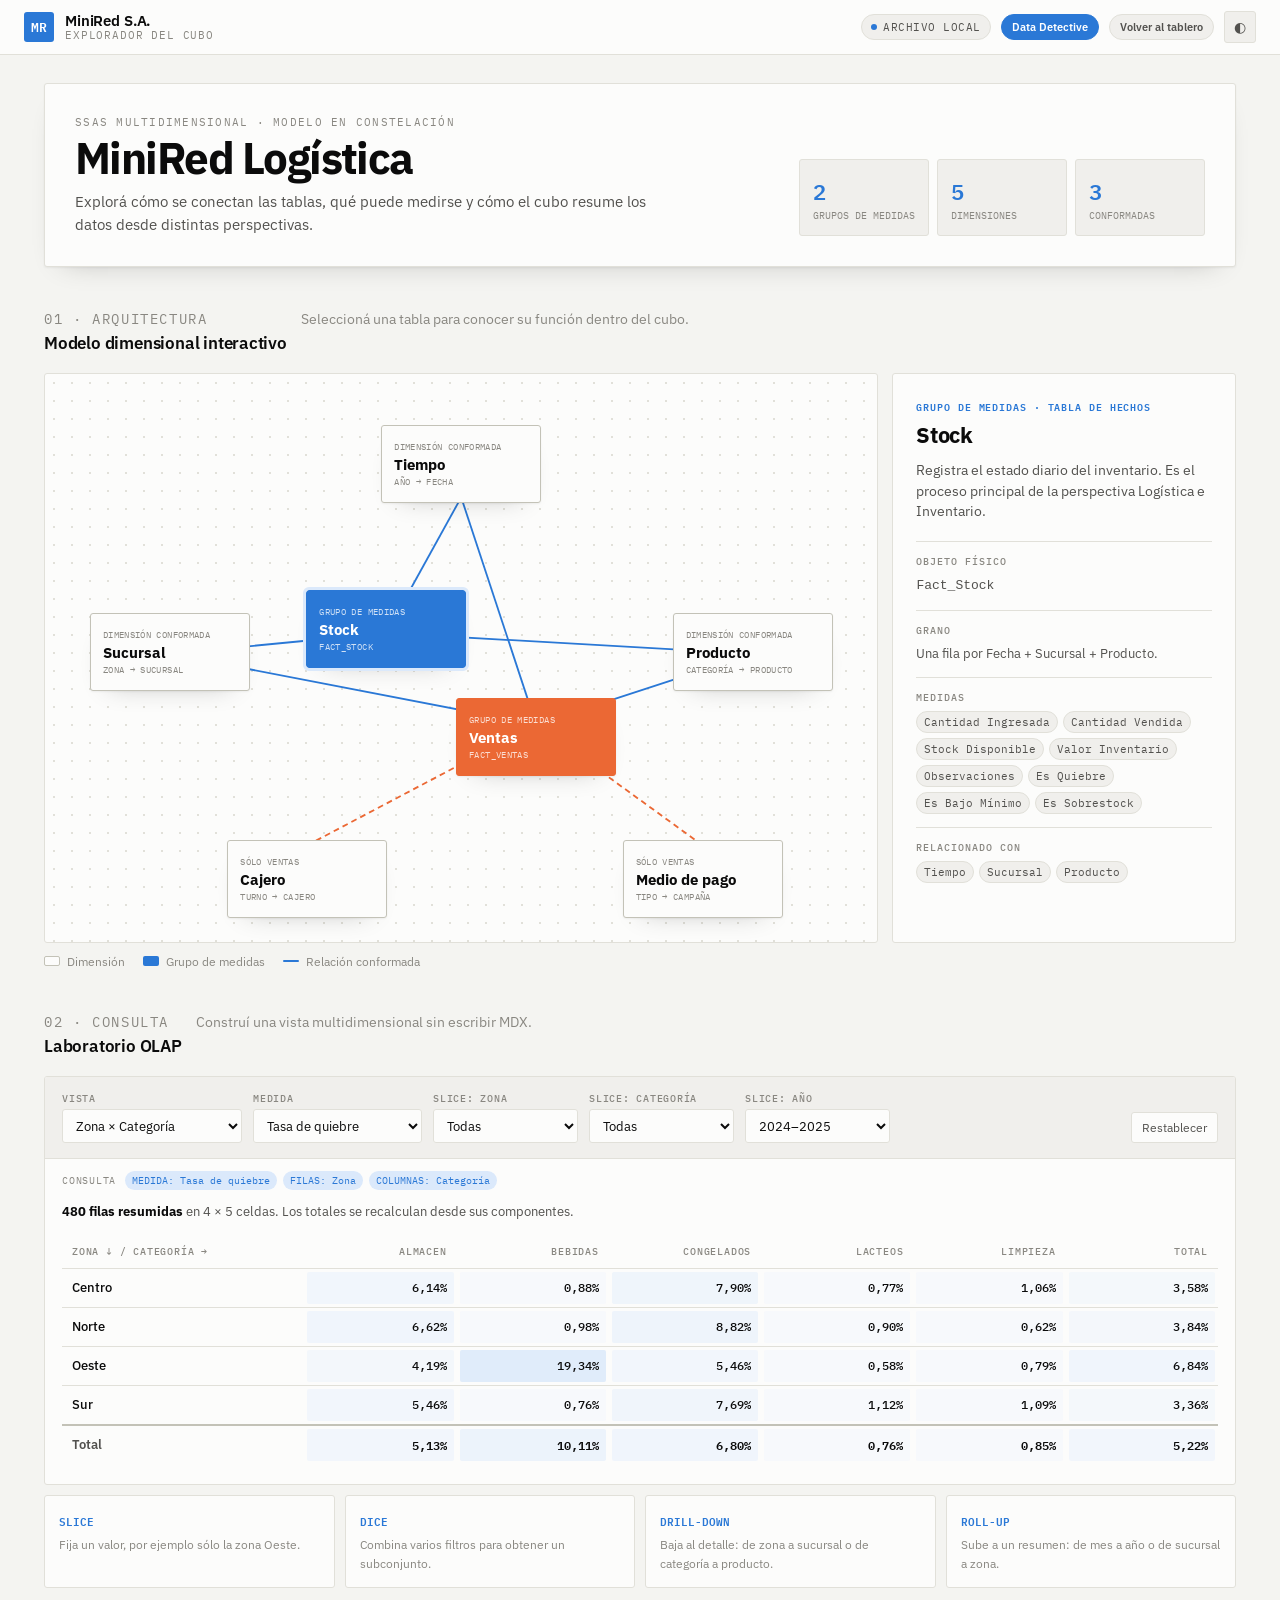
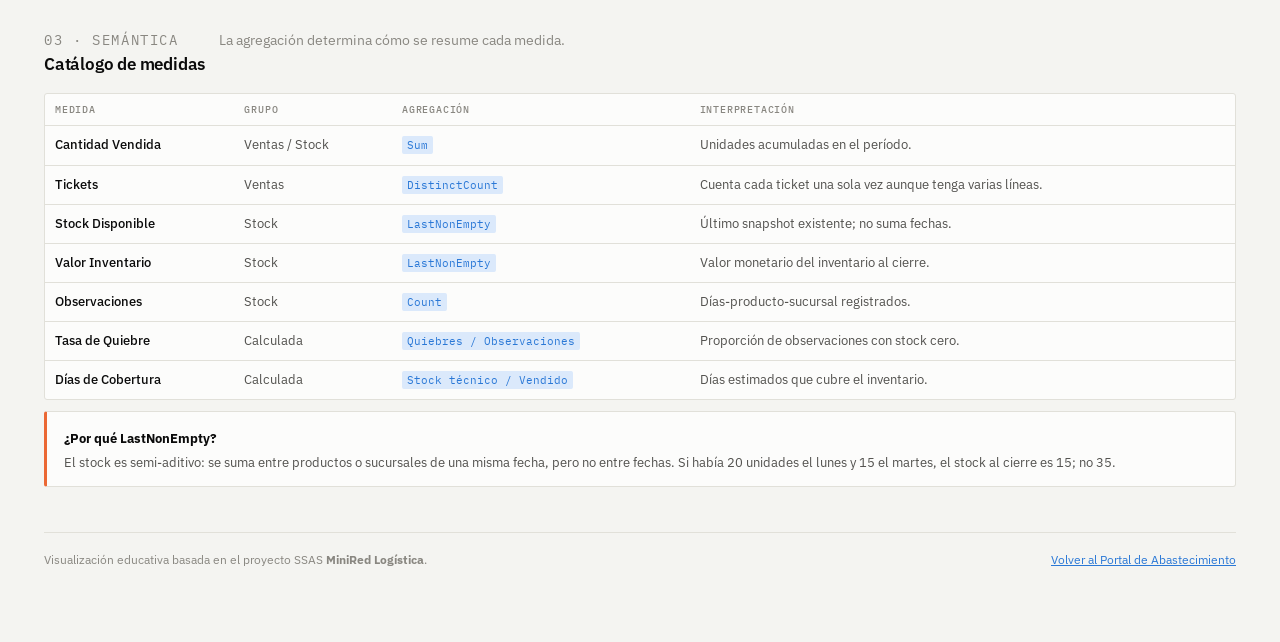
<file: landing/cubo.html>
<!doctype html>
<html lang="es">
<head>
  <meta charset="utf-8">
  <meta name="viewport" content="width=device-width, initial-scale=1">
  <title>Explorador del Cubo · MiniRed</title>
  <meta name="description" content="Visualización interactiva del cubo multidimensional MiniRed Logística y laboratorio OLAP.">
  <link rel="preconnect" href="https://fonts.googleapis.com">
  <link rel="preconnect" href="https://fonts.gstatic.com" crossorigin>
  <link rel="stylesheet" href="https://fonts.googleapis.com/css2?family=IBM+Plex+Mono:wght@400;500;600&family=IBM+Plex+Sans:wght@400;500;600&display=swap">
  <link rel="stylesheet" href="styles.css">
  <link rel="stylesheet" href="cubo.css">
</head>
<body>
  <header class="topbar">
    <div class="topbar-in">
      <a class="cube-brand" href="index.html" aria-label="Volver al Portal de Abastecimiento">
        <span class="brand-mark" aria-hidden="true">MR</span>
        <span><span class="brand-name">MiniRed S.A.</span><span class="brand-sub">Explorador del Cubo</span></span>
      </a>
      <div class="topbar-meta">
        <span class="srcbadge" data-src="json"><span class="dot" aria-hidden="true"></span><span id="data-source">cargando datos</span></span>
        <a class="game-link" href="juego.html">Data Detective</a>
        <a class="cube-link" href="index.html">Volver al tablero</a>
        <button class="iconbtn" id="tema" type="button" aria-label="Cambiar entre tema claro y oscuro" title="Cambiar tema">◐</button>
      </div>
    </div>
  </header>

  <main class="cube-wrap">
    <section class="cube-hero" aria-labelledby="cube-title">
      <div>
        <p class="eyebrow">SSAS Multidimensional · modelo en constelación</p>
        <h1 id="cube-title">MiniRed Logística</h1>
        <p>Explorá cómo se conectan las tablas, qué puede medirse y cómo el cubo resume los datos desde distintas perspectivas.</p>
      </div>
      <div class="cube-facts" aria-label="Resumen del modelo">
        <div><strong>2</strong><span>grupos de medidas</span></div>
        <div><strong>5</strong><span>dimensiones</span></div>
        <div><strong>3</strong><span>conformadas</span></div>
      </div>
    </section>

    <section aria-labelledby="model-title">
      <div class="section-head cube-section-head">
        <div><p class="eyebrow">01 · Arquitectura</p><h2 id="model-title">Modelo dimensional interactivo</h2></div>
        <p>Seleccioná una tabla para conocer su función dentro del cubo.</p>
      </div>

      <div class="model-layout">
        <div class="model-canvas" id="model-canvas">
          <svg class="model-lines" viewBox="0 0 1000 570" role="img" aria-label="Relaciones entre dimensiones y tablas de hechos">
            <g class="shared-lines">
              <line x1="500" y1="92" x2="410" y2="255"/><line x1="500" y1="92" x2="590" y2="365"/>
              <line x1="150" y1="280" x2="410" y2="255"/><line x1="150" y1="280" x2="590" y2="365"/>
              <line x1="850" y1="280" x2="410" y2="255"/><line x1="850" y1="280" x2="590" y2="365"/>
            </g>
            <g class="sales-lines"><line x1="315" y1="510" x2="590" y2="365"/><line x1="790" y1="510" x2="590" y2="365"/></g>
          </svg>
          <button class="model-node dimension dim-time" data-entity="tiempo" type="button"><small>Dimensión conformada</small><strong>Tiempo</strong><span>Año → Fecha</span></button>
          <button class="model-node dimension dim-branch" data-entity="sucursal" type="button"><small>Dimensión conformada</small><strong>Sucursal</strong><span>Zona → Sucursal</span></button>
          <button class="model-node dimension dim-product" data-entity="producto" type="button"><small>Dimensión conformada</small><strong>Producto</strong><span>Categoría → Producto</span></button>
          <button class="model-node fact fact-stock" data-entity="stock" type="button"><small>Grupo de medidas</small><strong>Stock</strong><span>Fact_Stock</span></button>
          <button class="model-node fact fact-sales" data-entity="ventas" type="button"><small>Grupo de medidas</small><strong>Ventas</strong><span>Fact_Ventas</span></button>
          <button class="model-node dimension dim-cashier" data-entity="cajero" type="button"><small>Sólo Ventas</small><strong>Cajero</strong><span>Turno → Cajero</span></button>
          <button class="model-node dimension dim-payment" data-entity="pago" type="button"><small>Sólo Ventas</small><strong>Medio de pago</strong><span>Tipo → Campaña</span></button>
        </div>

        <aside class="entity-panel" id="entity-panel" aria-live="polite"></aside>
      </div>
      <div class="model-legend" aria-label="Leyenda del modelo">
        <span><i class="legend-dimension"></i>Dimensión</span><span><i class="legend-fact"></i>Grupo de medidas</span><span><i class="legend-shared"></i>Relación conformada</span>
      </div>
    </section>

    <section aria-labelledby="lab-title">
      <div class="section-head cube-section-head">
        <div><p class="eyebrow">02 · Consulta</p><h2 id="lab-title">Laboratorio OLAP</h2></div>
        <p>Construí una vista multidimensional sin escribir MDX.</p>
      </div>

      <div class="olap-shell">
        <form class="olap-controls" id="olap-form">
          <div class="control-field">
            <label for="analysis">Vista</label>
            <select id="analysis">
              <option value="zoneCategory">Zona × Categoría</option>
              <option value="branchCategory">Sucursal × Categoría</option>
              <option value="monthZone">Mes × Zona</option>
              <option value="productZone">Producto × Zona</option>
            </select>
          </div>
          <div class="control-field">
            <label for="measure">Medida</label>
            <select id="measure"></select>
          </div>
          <div class="control-field">
            <label for="filter-zone">Slice: zona</label>
            <select id="filter-zone"><option value="*">Todas</option></select>
          </div>
          <div class="control-field">
            <label for="filter-category">Slice: categoría</label>
            <select id="filter-category"><option value="*">Todas</option></select>
          </div>
          <div class="control-field" id="year-field">
            <label for="filter-year">Slice: año</label>
            <select id="filter-year"><option value="*">2024–2025</option><option value="2024">2024</option><option value="2025">2025</option></select>
          </div>
          <button class="reset-view" id="reset-view" type="button">Restablecer</button>
        </form>

        <div class="query-strip" id="query-strip" aria-live="polite"></div>
        <div class="matrix-summary" id="matrix-summary"></div>
        <div class="olap-result" id="olap-result"></div>
      </div>

      <div class="operation-grid">
        <article><strong>Slice</strong><p>Fija un valor, por ejemplo sólo la zona Oeste.</p></article>
        <article><strong>Dice</strong><p>Combina varios filtros para obtener un subconjunto.</p></article>
        <article><strong>Drill-down</strong><p>Baja al detalle: de zona a sucursal o de categoría a producto.</p></article>
        <article><strong>Roll-up</strong><p>Sube a un resumen: de mes a año o de sucursal a zona.</p></article>
      </div>
    </section>

    <section aria-labelledby="catalog-title">
      <div class="section-head cube-section-head">
        <div><p class="eyebrow">03 · Semántica</p><h2 id="catalog-title">Catálogo de medidas</h2></div>
        <p>La agregación determina cómo se resume cada medida.</p>
      </div>
      <div class="measure-catalog">
        <table>
          <thead><tr><th>Medida</th><th>Grupo</th><th>Agregación</th><th>Interpretación</th></tr></thead>
          <tbody>
            <tr><td class="name">Cantidad Vendida</td><td>Ventas / Stock</td><td><code>Sum</code></td><td>Unidades acumuladas en el período.</td></tr>
            <tr><td class="name">Tickets</td><td>Ventas</td><td><code>DistinctCount</code></td><td>Cuenta cada ticket una sola vez aunque tenga varias líneas.</td></tr>
            <tr><td class="name">Stock Disponible</td><td>Stock</td><td><code>LastNonEmpty</code></td><td>Último snapshot existente; no suma fechas.</td></tr>
            <tr><td class="name">Valor Inventario</td><td>Stock</td><td><code>LastNonEmpty</code></td><td>Valor monetario del inventario al cierre.</td></tr>
            <tr><td class="name">Observaciones</td><td>Stock</td><td><code>Count</code></td><td>Días-producto-sucursal registrados.</td></tr>
            <tr><td class="name">Tasa de Quiebre</td><td>Calculada</td><td><code>Quiebres / Observaciones</code></td><td>Proporción de observaciones con stock cero.</td></tr>
            <tr><td class="name">Días de Cobertura</td><td>Calculada</td><td><code>Stock técnico / Vendido</code></td><td>Días estimados que cubre el inventario.</td></tr>
          </tbody>
        </table>
      </div>
      <div class="semi-note">
        <strong>¿Por qué LastNonEmpty?</strong>
        <p>El stock es semi-aditivo: se suma entre productos o sucursales de una misma fecha, pero no entre fechas. Si había 20 unidades el lunes y 15 el martes, el stock al cierre es 15; no 35.</p>
      </div>
    </section>

    <footer class="cube-footer"><span>Visualización educativa basada en el proyecto SSAS <strong>MiniRed Logística</strong>.</span><a href="index.html">Volver al Portal de Abastecimiento</a></footer>
  </main>

  <div class="cube-notice" id="cube-notice" role="alert" hidden></div>
  <script src="seed-data.js"></script>
  <script src="cubo.js"></script>
</body>
</html>
</file>
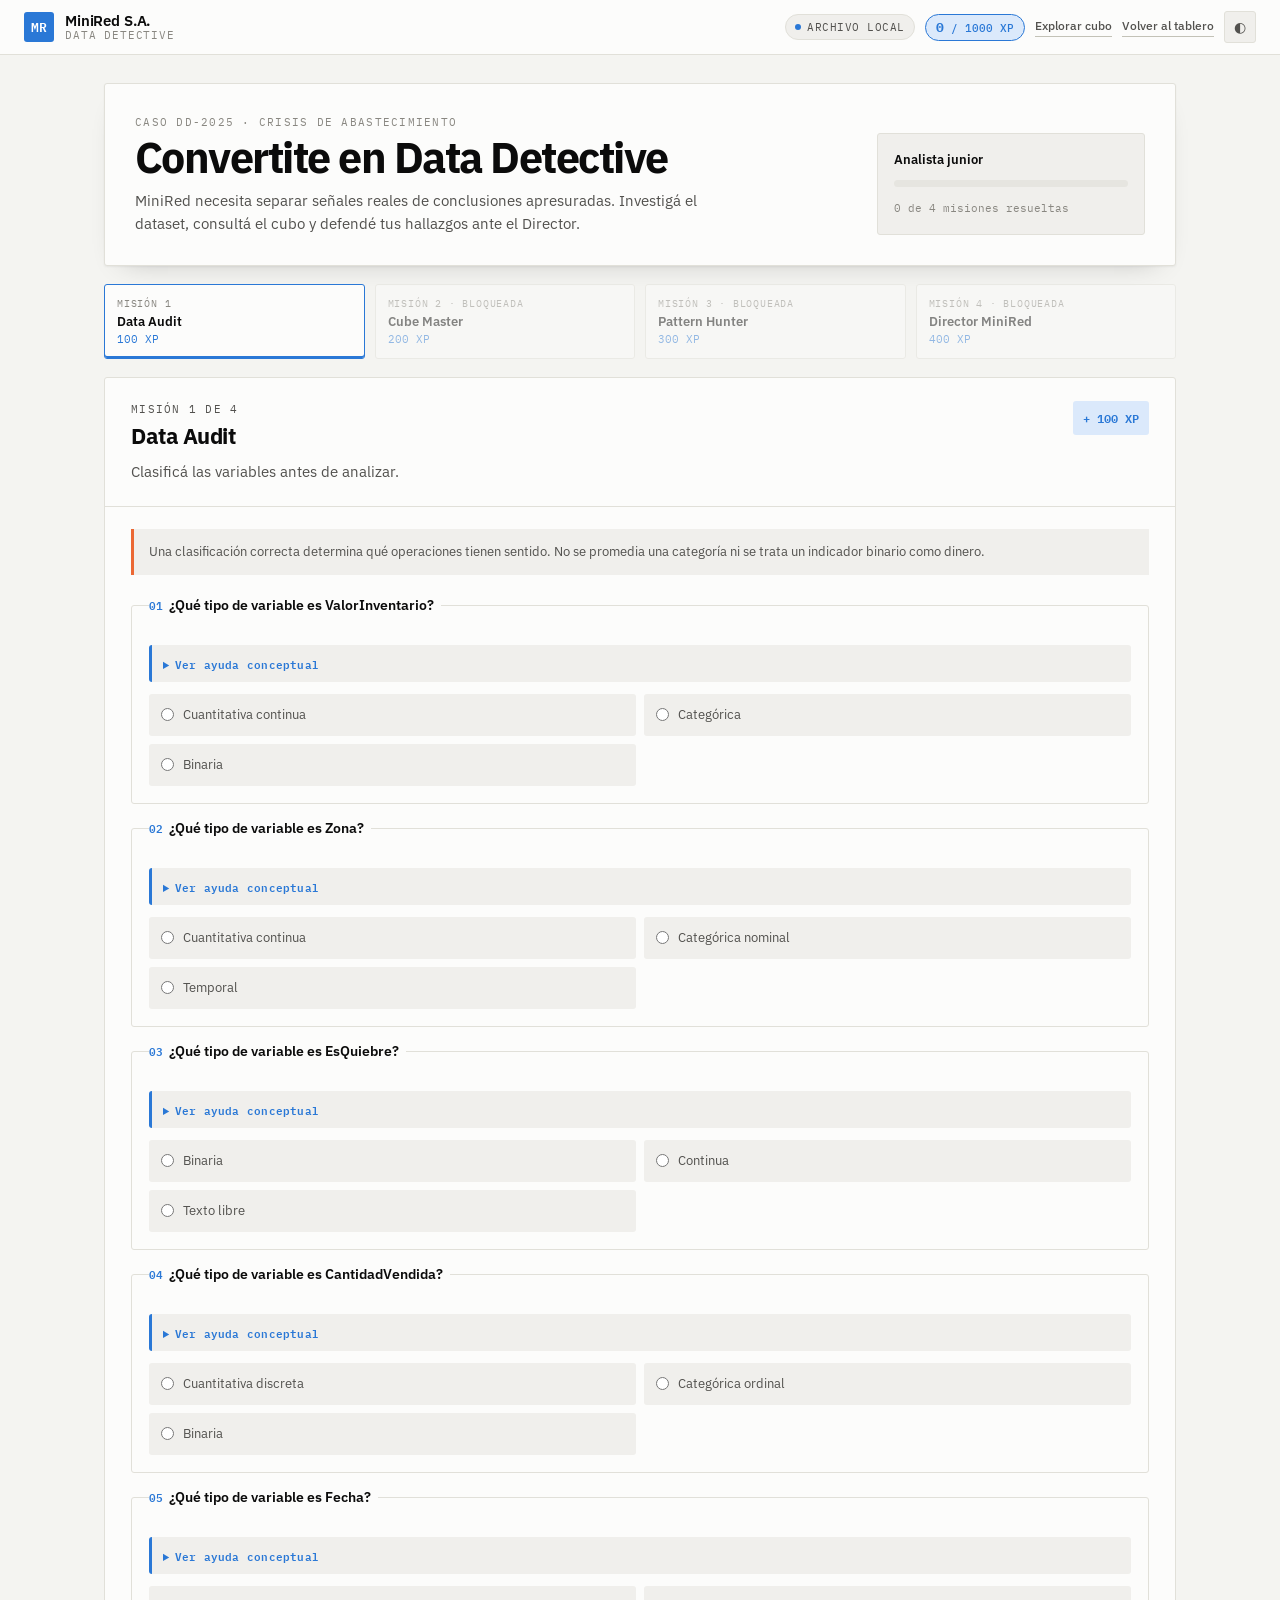
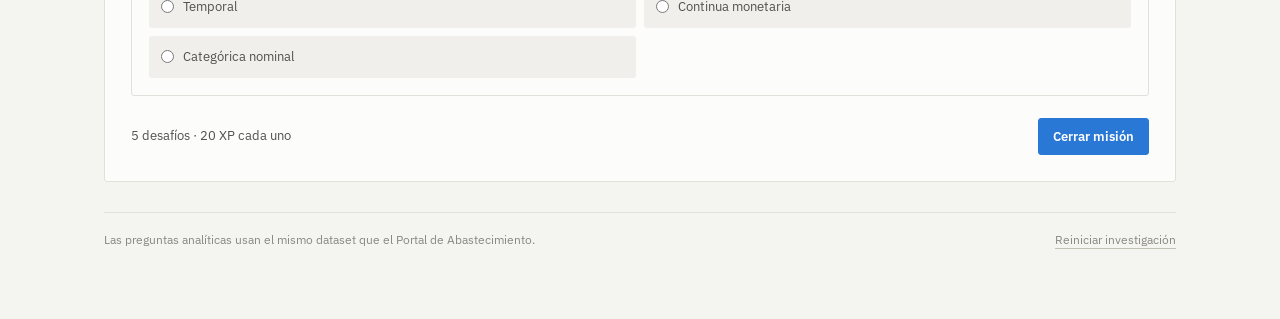
<file: landing/juego.html>
<!doctype html>
<html lang="es">
<head>
  <meta charset="utf-8">
  <meta name="viewport" content="width=device-width, initial-scale=1">
  <title>Data Detective · MiniRed</title>
  <meta name="description" content="Juego interactivo para aprender análisis multidimensional, minería de datos y KDD con el cubo de MiniRed.">
  <link rel="preconnect" href="https://fonts.googleapis.com">
  <link rel="preconnect" href="https://fonts.gstatic.com" crossorigin>
  <link rel="stylesheet" href="https://fonts.googleapis.com/css2?family=IBM+Plex+Mono:wght@400;500;600&family=IBM+Plex+Sans:wght@400;500;600&display=swap">
  <link rel="stylesheet" href="styles.css">
  <link rel="stylesheet" href="juego.css">
</head>
<body>
  <header class="topbar">
    <div class="topbar-in">
      <a class="brand brand-link" href="index.html" aria-label="Volver al portal de MiniRed">
        <span class="brand-mark" aria-hidden="true">MR</span>
        <span>
          <span class="brand-name">MiniRed S.A.</span>
          <span class="brand-sub">Data Detective</span>
        </span>
      </a>
      <div class="topbar-meta">
        <span class="srcbadge" data-src="json"><span class="dot" aria-hidden="true"></span><span id="data-source">cargando datos</span></span>
        <span class="xp-badge"><strong id="xp-total">0</strong> / 1000 XP</span>
        <a class="back-link" href="cubo.html">Explorar cubo</a>
        <a class="back-link" href="index.html">Volver al tablero</a>
        <button class="iconbtn" id="tema" type="button" aria-label="Cambiar entre tema claro y oscuro" title="Cambiar tema">◐</button>
      </div>
    </div>
  </header>

  <main class="game-wrap">
    <section class="game-hero" aria-labelledby="game-title">
      <div>
        <p class="eyebrow">Caso DD-2025 · Crisis de abastecimiento</p>
        <h1 id="game-title">Convertite en Data Detective</h1>
        <p>MiniRed necesita separar señales reales de conclusiones apresuradas. Investigá el dataset, consultá el cubo y defendé tus hallazgos ante el Director.</p>
      </div>
      <div class="case-status" aria-label="Progreso total">
        <span id="rank-label">Analista en entrenamiento</span>
        <div class="progress-track"><span id="progress-fill"></span></div>
        <small id="progress-text">0 de 4 misiones resueltas</small>
      </div>
    </section>

    <nav class="mission-map" id="mission-map" aria-label="Misiones del caso"></nav>

    <div class="game-notice" id="game-notice" role="status" aria-live="polite" hidden></div>
    <section id="mission-stage" aria-live="polite"></section>

    <section class="final-report" id="final-report" hidden aria-labelledby="final-title"></section>

    <footer class="game-footer">
      <p>Las preguntas analíticas usan el mismo dataset que el Portal de Abastecimiento.</p>
      <button class="text-button" id="restart-game" type="button">Reiniciar investigación</button>
    </footer>
  </main>

  <noscript><p class="noscript">Este juego necesita JavaScript habilitado.</p></noscript>
  <script src="seed-data.js"></script>
  <script src="juego.js"></script>
</body>
</html>
</file>
<file: landing/styles.css>
/* ==========================================================================
   MiniRed · Portal de Operaciones y Abastecimiento
   Paleta de datos validada (ver dataviz/palette.md): superficies #fcfcfb /
   #1a1a19, serie 1 azul, serie 2 naranja, rampa secuencial azul, y colores
   de estado fijos que siempre viajan con ícono + etiqueta.
   ========================================================================== */

:root {
  color-scheme: light;

  /* superficies e ink */
  --plane:        #f4f4f1;
  --surface:      #fcfcfb;
  --surface-2:    #f0efec;
  --surface-3:    #e6e5e0;
  --ink:          #0b0b0b;
  --ink-2:        #52514e;
  --muted:        #898781;
  --rule:         #e1e0d9;
  --axis:         #c3c2b7;
  --ring:         rgba(11, 11, 11, .10);
  --shadow:       0 1px 2px rgba(11,11,11,.05), 0 12px 28px -20px rgba(11,11,11,.30);

  /* series */
  --s1:           #2a78d6;
  --s1-soft:      #dbe9fb;
  --s2:           #eb6834;
  --s2-soft:      #fbe3d8;

  /* rampa secuencial azul, 100 → 700 */
  --seq-0:        #eef4fd;
  --seq-1:        #cde2fb;
  --seq-2:        #9ec5f4;
  --seq-3:        #6da7ec;
  --seq-4:        #3987e5;
  --seq-5:        #256abf;
  --seq-6:        #184f95;

  /* estado (fijos, nunca tematizados) */
  --good:         #0ca30c;
  --warning:      #fab219;
  --serious:      #ec835a;
  --critical:     #d03b3b;
  --good-soft:    #e2f4e2;
  --warning-soft: #fdf0d4;
  --serious-soft: #fbe6dd;
  --critical-soft:#f8dfdf;

  --sans: "IBM Plex Sans", system-ui, -apple-system, "Segoe UI", sans-serif;
  --mono: "IBM Plex Mono", ui-monospace, "Cascadia Mono", Consolas, monospace;

  --r: 3px;
}

@media (prefers-color-scheme: dark) {
  :root:not([data-theme="light"]) {
    color-scheme: dark;
    --plane:        #0d0d0d;
    --surface:      #1a1a19;
    --surface-2:    #232322;
    --surface-3:    #2f2f2d;
    --ink:          #ffffff;
    --ink-2:        #c3c2b7;
    --muted:        #898781;
    --rule:         #2c2c2a;
    --axis:         #383835;
    --ring:         rgba(255,255,255,.10);
    --shadow:       0 1px 2px rgba(0,0,0,.5), 0 12px 30px -20px rgba(0,0,0,.9);

    --s1:           #3987e5;
    --s1-soft:      #16304f;
    --s2:           #d95926;
    --s2-soft:      #40200f;

    --seq-0:        #101d2c;
    --seq-1:        #0d366b;
    --seq-2:        #104281;
    --seq-3:        #184f95;
    --seq-4:        #256abf;
    --seq-5:        #3987e5;
    --seq-6:        #6da7ec;

    --good-soft:    #102a10;
    --warning-soft: #33290c;
    --serious-soft: #34211a;
    --critical-soft:#361818;
  }
}

:root[data-theme="dark"] {
  color-scheme: dark;
  --plane:        #0d0d0d;
  --surface:      #1a1a19;
  --surface-2:    #232322;
  --surface-3:    #2f2f2d;
  --ink:          #ffffff;
  --ink-2:        #c3c2b7;
  --muted:        #898781;
  --rule:         #2c2c2a;
  --axis:         #383835;
  --ring:         rgba(255,255,255,.10);
  --shadow:       0 1px 2px rgba(0,0,0,.5), 0 12px 30px -20px rgba(0,0,0,.9);

  --s1:           #3987e5;
  --s1-soft:      #16304f;
  --s2:           #d95926;
  --s2-soft:      #40200f;

  --seq-0:        #101d2c;
  --seq-1:        #0d366b;
  --seq-2:        #104281;
  --seq-3:        #184f95;
  --seq-4:        #256abf;
  --seq-5:        #3987e5;
  --seq-6:        #6da7ec;

  --good-soft:    #102a10;
  --warning-soft: #33290c;
  --serious-soft: #34211a;
  --critical-soft:#361818;
}

* { box-sizing: border-box; }

html { -webkit-text-size-adjust: 100%; }

body {
  margin: 0;
  background: var(--plane);
  color: var(--ink);
  font-family: var(--sans);
  font-size: 15px;
  line-height: 1.55;
  -webkit-font-smoothing: antialiased;
}

@media (prefers-reduced-motion: reduce) {
  *, *::before, *::after { animation-duration: .001ms !important; transition-duration: .001ms !important; }
}

/* ---------- barra superior ---------- */

.topbar {
  position: sticky; top: 0; z-index: 40;
  background: var(--surface);
  border-bottom: 1px solid var(--rule);
}
.topbar-in {
  max-width: 1340px; margin: 0 auto; padding: 11px 24px;
  display: flex; align-items: center; gap: 18px; flex-wrap: wrap;
}
.brand { display: flex; align-items: center; gap: 11px; margin-right: auto; }
.brand-mark {
  width: 30px; height: 30px; border-radius: var(--r);
  background: var(--s1); color: #fff;
  display: grid; place-items: center;
  font-family: var(--mono); font-weight: 600; font-size: 13px; letter-spacing: -.02em;
  flex: none;
}
.brand-name { font-weight: 600; font-size: 15px; letter-spacing: -.01em; line-height: 1.15; }
.brand-sub {
  font-family: var(--mono); font-size: 10.5px; letter-spacing: .08em;
  text-transform: uppercase; color: var(--muted); line-height: 1.3;
}

.topbar-meta { display: flex; align-items: center; gap: 10px; flex-wrap: wrap; }
.period {
  font-family: var(--mono); font-size: 11.5px; color: var(--ink-2);
  font-variant-numeric: tabular-nums; white-space: nowrap;
}

.srcbadge {
  display: inline-flex; align-items: center; gap: 6px;
  font-family: var(--mono); font-size: 10.5px; letter-spacing: .05em; text-transform: uppercase;
  padding: 4px 9px; border-radius: 100px; border: 1px solid var(--rule);
  background: var(--surface-2); color: var(--ink-2); white-space: nowrap;
}
.srcbadge .dot { width: 6px; height: 6px; border-radius: 50%; background: var(--muted); flex: none; }
.srcbadge[data-src="api"]  { border-color: var(--good); color: var(--good); background: var(--good-soft); }
.srcbadge[data-src="api"] .dot { background: var(--good); }
.srcbadge[data-src="json"] .dot { background: var(--s1); }

.retry-api {
  font: 500 11px var(--sans); color: var(--ink-2); background: var(--surface-2);
  border: 1px solid var(--rule); border-radius: 999px; padding: 5px 9px; cursor: pointer;
}
.retry-api:hover { color: var(--ink); border-color: var(--s1); }
.retry-api:disabled { cursor: wait; opacity: .65; }
.retry-api:focus-visible { outline: 2px solid var(--s1); outline-offset: 2px; }

.game-link {
  font: 600 11px var(--sans); color: #fff; background: var(--s1);
  border: 1px solid var(--s1); border-radius: 999px; padding: 5px 10px;
  text-decoration: none; white-space: nowrap;
}
.game-link:hover { filter: brightness(.92); }
.game-link:focus-visible { outline: 2px solid var(--s1); outline-offset: 2px; }

.cube-link {
  font: 600 11px var(--sans); color: var(--ink-2); background: var(--surface-2);
  border: 1px solid var(--rule); border-radius: 999px; padding: 5px 10px;
  text-decoration: none; white-space: nowrap;
}
.cube-link:hover { color: var(--s1); border-color: var(--s1); }
.cube-link:focus-visible { outline: 2px solid var(--s1); outline-offset: 2px; }

.iconbtn {
  width: 32px; height: 32px; flex: none;
  display: grid; place-items: center;
  background: var(--surface-2); color: var(--ink-2);
  border: 1px solid var(--rule); border-radius: var(--r);
  cursor: pointer; font-size: 14px; line-height: 1;
}
.iconbtn:hover { background: var(--surface-3); color: var(--ink); }
.iconbtn:focus-visible { outline: 2px solid var(--s1); outline-offset: 2px; }

/* ---------- layout ---------- */

.wrap { max-width: 1340px; margin: 0 auto; padding: 0 24px 80px; }

.section-head {
  display: flex; align-items: baseline; gap: 14px; flex-wrap: wrap;
  margin: 40px 0 16px;
}
.section-head h2 {
  margin: 0; font-size: 17px; font-weight: 600; letter-spacing: -.012em;
}
.section-head p { margin: 0; font-size: 13.5px; color: var(--muted); }

.eyebrow {
  font-family: var(--mono); font-size: 10.5px; letter-spacing: .12em;
  text-transform: uppercase; color: var(--muted); margin: 0 0 4px;
}

/* ---------- fila de filtros ---------- */

.filters {
  display: flex; align-items: flex-end; gap: 14px; flex-wrap: wrap;
  padding: 14px 18px; margin-top: 20px;
  background: var(--surface); border: 1px solid var(--rule); border-radius: var(--r);
}
.field { display: flex; flex-direction: column; gap: 5px; }
.field label {
  font-family: var(--mono); font-size: 10px; letter-spacing: .1em;
  text-transform: uppercase; color: var(--muted);
}
.field select {
  font-family: var(--sans); font-size: 13.5px; color: var(--ink);
  background: var(--surface-2); border: 1px solid var(--rule);
  border-radius: var(--r); padding: 7px 11px; min-width: 168px; cursor: pointer;
}
.field select:focus-visible { outline: 2px solid var(--s1); outline-offset: 1px; }
.filter-scope {
  margin-left: auto; font-size: 12.5px; color: var(--muted);
  max-width: 42ch; text-align: right;
}
.btn-reset {
  font-family: var(--sans); font-size: 12.5px; color: var(--ink-2);
  background: none; border: 1px solid var(--rule); border-radius: var(--r);
  padding: 7px 12px; cursor: pointer;
}
.btn-reset:hover { background: var(--surface-2); color: var(--ink); }
.btn-reset:focus-visible { outline: 2px solid var(--s1); outline-offset: 2px; }

.data-notice {
  margin: -2px 0 18px; padding: 10px 13px; border: 1px solid var(--warning);
  border-radius: var(--r); background: var(--warning-soft); color: var(--ink-2); font-size: 12.5px;
}

/* ---------- tarjetas de KPI ---------- */

.kpis { display: grid; grid-template-columns: repeat(4, 1fr); gap: 14px; margin-top: 14px; }
@media (max-width: 1080px) { .kpis { grid-template-columns: repeat(2, 1fr); } }
@media (max-width: 560px)  { .kpis { grid-template-columns: 1fr; } }

.kpi {
  background: var(--surface); border: 1px solid var(--rule); border-radius: var(--r);
  padding: 15px 17px 14px; display: flex; flex-direction: column; gap: 3px;
  border-top: 2px solid var(--rule);
}
.kpi[data-state="critical"] { border-top-color: var(--critical); }
.kpi[data-state="serious"]  { border-top-color: var(--serious); }
.kpi[data-state="warning"]  { border-top-color: var(--warning); }
.kpi[data-state="good"]     { border-top-color: var(--good); }

.kpi-label {
  font-family: var(--mono); font-size: 10.5px; letter-spacing: .09em;
  text-transform: uppercase; color: var(--muted);
}
.kpi-value {
  font-size: 30px; font-weight: 600; line-height: 1.1; letter-spacing: -.02em;
  color: var(--ink);
}
.kpi-value .unit { font-size: 17px; font-weight: 500; color: var(--ink-2); margin-left: 1px; }
.kpi-foot { font-size: 12.5px; color: var(--ink-2); margin-top: 2px; }

/* ---------- chips de estado (siempre ícono + texto) ---------- */

.chip {
  display: inline-flex; align-items: center; gap: 5px;
  font-size: 12px; font-weight: 500; white-space: nowrap;
  padding: 2px 8px 2px 6px; border-radius: 100px; border: 1px solid;
}
.chip .ic { font-size: 10px; line-height: 1; }
.chip[data-state="critical"] { color: var(--critical); border-color: var(--critical); background: var(--critical-soft); }
.chip[data-state="serious"]  { color: var(--serious);  border-color: var(--serious);  background: var(--serious-soft); }
.chip[data-state="warning"]  { color: #8a6100;         border-color: var(--warning);  background: var(--warning-soft); }
.chip[data-state="good"]     { color: var(--good);     border-color: var(--good);     background: var(--good-soft); }
:root[data-theme="dark"] .chip[data-state="warning"],
:root:not([data-theme="light"]) .chip[data-state="warning"] { color: var(--warning); }

/* ---------- panel de alertas ---------- */

.alerts { display: grid; grid-template-columns: repeat(3, 1fr); gap: 14px; margin-top: 14px; }
@media (max-width: 1000px) { .alerts { grid-template-columns: 1fr; } }

.alert {
  background: var(--surface); border: 1px solid var(--rule); border-radius: var(--r);
  border-left: 3px solid var(--muted); padding: 14px 16px;
  display: flex; flex-direction: column; gap: 7px;
}
.alert[data-state="critical"] { border-left-color: var(--critical); }
.alert[data-state="serious"]  { border-left-color: var(--serious); }
.alert[data-state="warning"]  { border-left-color: var(--warning); }
.alert-top { display: flex; align-items: center; gap: 9px; justify-content: space-between; }
.alert-title { font-weight: 600; font-size: 14px; letter-spacing: -.008em; }
.alert-body { font-size: 13px; color: var(--ink-2); margin: 0; }
.alert-metric {
  font-family: var(--mono); font-size: 12px; color: var(--muted);
  font-variant-numeric: tabular-nums;
}

/* ---------- tarjetas de gráfico ---------- */

.grid { display: grid; gap: 14px; margin-top: 14px; }
.grid.two { grid-template-columns: 1fr 1fr; }
.grid.wide-left { grid-template-columns: 1.35fr 1fr; }
@media (max-width: 1080px) { .grid.two, .grid.wide-left { grid-template-columns: 1fr; } }

.card {
  background: var(--surface); border: 1px solid var(--rule); border-radius: var(--r);
  padding: 16px 18px 14px; display: flex; flex-direction: column; min-width: 0;
}
.card-head { display: flex; align-items: flex-start; gap: 12px; margin-bottom: 4px; }
.card-head h3 { margin: 0; font-size: 14.5px; font-weight: 600; letter-spacing: -.008em; }
.card-note { margin: 2px 0 0; font-size: 12.5px; color: var(--muted); max-width: 58ch; }
.card-tools { margin-left: auto; display: flex; gap: 4px; flex: none; }

.toggle {
  font-family: var(--mono); font-size: 10px; letter-spacing: .07em; text-transform: uppercase;
  padding: 4px 8px; border: 1px solid var(--rule); border-radius: var(--r);
  background: var(--surface-2); color: var(--muted); cursor: pointer;
}
.toggle[aria-pressed="true"] { background: var(--s1-soft); border-color: var(--s1); color: var(--s1); }
.toggle:focus-visible { outline: 2px solid var(--s1); outline-offset: 2px; }

.plot { margin-top: 10px; position: relative; }
.plot svg { display: block; width: 100%; height: auto; overflow: visible; }
.scroll-x { overflow-x: auto; }

/* ejes y grilla, en hairline recesivo */
.gridline { stroke: var(--rule); stroke-width: 1; }
.axisline  { stroke: var(--axis); stroke-width: 1; }
.tick {
  font-family: var(--mono); font-size: 10px; fill: var(--muted);
  font-variant-numeric: tabular-nums;
}
.datalabel {
  font-family: var(--mono); font-size: 10.5px; fill: var(--ink-2);
  font-variant-numeric: tabular-nums;
}
.axistitle {
  font-family: var(--mono); font-size: 9.5px; fill: var(--muted);
  letter-spacing: .08em; text-transform: uppercase;
}

/* ---------- leyenda ---------- */

.legend { display: flex; gap: 16px; flex-wrap: wrap; margin-top: 10px; }
.legend-item {
  display: inline-flex; align-items: center; gap: 7px;
  font-size: 12.5px; color: var(--ink-2);
}
.legend-swatch { width: 11px; height: 11px; border-radius: 2px; flex: none; }
.legend-line { width: 16px; height: 2px; border-radius: 2px; flex: none; }

.scale {
  display: flex; align-items: center; gap: 8px; margin-top: 12px;
  font-family: var(--mono); font-size: 10.5px; color: var(--muted);
  font-variant-numeric: tabular-nums;
}
.scale-steps { display: flex; gap: 2px; }
.scale-step { width: 26px; height: 10px; border-radius: 1px; }

/* ---------- tooltip ---------- */

.tip {
  position: fixed; z-index: 60; pointer-events: none;
  background: var(--surface); color: var(--ink);
  border: 1px solid var(--ring); border-radius: var(--r);
  box-shadow: var(--shadow); padding: 9px 11px;
  font-size: 12.5px; min-width: 130px; max-width: 260px;
  opacity: 0; transform: translateY(3px); transition: opacity .1s ease;
}
.tip[data-show="1"] { opacity: 1; transform: none; }
.tip-title { font-weight: 600; margin-bottom: 5px; font-size: 12.5px; }
.tip-row {
  display: flex; justify-content: space-between; gap: 16px;
  font-variant-numeric: tabular-nums; color: var(--ink-2);
}
.tip-row b { color: var(--ink); font-weight: 600; font-family: var(--mono); font-size: 12px; }

/* ---------- tablas ---------- */

.tablewrap { overflow-x: auto; margin-top: 10px; }
table { border-collapse: collapse; width: 100%; font-size: 13px; }
th {
  text-align: left; font-family: var(--mono); font-size: 10px; letter-spacing: .08em;
  text-transform: uppercase; color: var(--muted); font-weight: 500;
  padding: 8px 10px; border-bottom: 1px solid var(--rule); white-space: nowrap;
}
th.num, td.num { text-align: right; font-variant-numeric: tabular-nums; }
th.sortable { cursor: pointer; user-select: none; }
th.sortable:hover { color: var(--ink); }
th.sortable[aria-sort="ascending"]::after  { content: " ↑"; color: var(--s1); }
th.sortable[aria-sort="descending"]::after { content: " ↓"; color: var(--s1); }
td {
  padding: 9px 10px; border-bottom: 1px solid var(--rule); color: var(--ink-2);
  vertical-align: middle;
}
tbody tr:last-child td { border-bottom: 0; }
tbody tr:hover td { background: var(--surface-2); }
td.name { color: var(--ink); font-weight: 500; white-space: nowrap; }
td .mono { font-family: var(--mono); font-size: 12px; }

/* barra dentro de celda */
.cellbar { display: flex; align-items: center; gap: 8px; justify-content: flex-end; }
.cellbar-track {
  width: 74px; height: 6px; border-radius: 3px; background: var(--surface-3);
  overflow: hidden; flex: none;
}
.cellbar-fill { height: 100%; border-radius: 3px; background: var(--s1); }

/* ---------- hallazgos ---------- */

.rules { display: grid; grid-template-columns: repeat(2, 1fr); gap: 14px; margin-top: 14px; }
@media (max-width: 900px) { .rules { grid-template-columns: 1fr; } }

.rule {
  background: var(--surface); border: 1px solid var(--rule); border-radius: var(--r);
  padding: 16px 18px; display: flex; flex-direction: column; gap: 11px;
}
.rule-top { display: flex; align-items: center; gap: 10px; }
.rule-id {
  font-family: var(--mono); font-size: 11px; font-weight: 600; color: var(--s1);
  background: var(--s1-soft); border-radius: var(--r); padding: 2px 7px; flex: none;
}
.rule-name { font-weight: 600; font-size: 14.5px; letter-spacing: -.008em; }
.rule-stat { display: flex; gap: 22px; flex-wrap: wrap; }
.rule-stat > div { display: flex; flex-direction: column; gap: 1px; }
.rule-stat dt {
  font-family: var(--mono); font-size: 9.5px; letter-spacing: .09em;
  text-transform: uppercase; color: var(--muted);
}
.rule-stat dd {
  margin: 0; font-family: var(--mono); font-size: 17px; font-weight: 600;
  color: var(--ink); font-variant-numeric: tabular-nums;
}
.rule-action {
  margin: 0; font-size: 13px; color: var(--ink-2);
  padding-top: 10px; border-top: 1px solid var(--rule);
}
.rule-action strong { color: var(--ink); font-weight: 600; }
.holdout {
  display: flex; align-items: center; gap: 8px; font-size: 12px; color: var(--muted);
  font-family: var(--mono); font-variant-numeric: tabular-nums;
}

/* ---------- nota metodológica ---------- */

.note {
  background: var(--surface); border: 1px solid var(--rule);
  border-left: 3px solid var(--s2); border-radius: var(--r);
  padding: 15px 18px; margin-top: 14px;
}
.note h3 { margin: 0 0 7px; font-size: 14px; font-weight: 600; }
.note p { margin: 0; font-size: 13.5px; color: var(--ink-2); max-width: 74ch; }
.note p + p { margin-top: 9px; }

/* ---------- pie ---------- */

footer.foot {
  margin-top: 46px; padding-top: 20px; border-top: 1px solid var(--rule);
  display: flex; gap: 20px; flex-wrap: wrap; justify-content: space-between;
  font-size: 12.5px; color: var(--muted);
}
footer.foot code {
  font-family: var(--mono); font-size: 11.5px;
  background: var(--surface-2); padding: 1px 5px; border-radius: 2px; color: var(--ink-2);
}

.sr-only {
  position: absolute; width: 1px; height: 1px; padding: 0; margin: -1px;
  overflow: hidden; clip: rect(0,0,0,0); white-space: nowrap; border: 0;
}
</file>
<file: landing/cubo.css>
.cube-brand { display: flex; align-items: center; gap: 11px; margin-right: auto; color: inherit; text-decoration: none; }
.cube-brand > span:last-child, .cube-brand .brand-name, .cube-brand .brand-sub { display: block; }
.cube-wrap { max-width: 1240px; margin: 0 auto; padding: 28px 24px 72px; }

.cube-hero {
  display: flex; justify-content: space-between; align-items: flex-end; gap: 35px;
  padding: 30px; background: var(--surface); border: 1px solid var(--rule);
  border-radius: var(--r); box-shadow: var(--shadow);
}
.cube-hero h1 { margin: 1px 0 8px; font-size: clamp(29px, 4vw, 44px); line-height: 1.08; letter-spacing: -.035em; }
.cube-hero p:not(.eyebrow) { margin: 0; color: var(--ink-2); max-width: 67ch; }
.cube-facts { display: grid; grid-template-columns: repeat(3, minmax(90px, 1fr)); gap: 8px; }
.cube-facts div { min-width: 105px; padding: 13px; background: var(--surface-2); border: 1px solid var(--rule); border-radius: var(--r); }
.cube-facts strong { display: block; color: var(--s1); font: 600 22px var(--mono); }
.cube-facts span { display: block; color: var(--muted); font: 10px var(--mono); line-height: 1.35; text-transform: uppercase; }
.cube-section-head { margin-top: 42px; }

.model-layout { display: grid; grid-template-columns: minmax(0, 1.7fr) minmax(280px, .7fr); gap: 14px; }
.model-canvas {
  position: relative; min-height: 570px; overflow: hidden; background: var(--surface);
  border: 1px solid var(--rule); border-radius: var(--r);
  background-image: radial-gradient(var(--rule) .8px, transparent .8px);
  background-size: 18px 18px;
}
.model-lines { position: absolute; inset: 0; width: 100%; height: 100%; pointer-events: none; }
.model-lines line { fill: none; stroke-width: 2.2; }
.shared-lines line { stroke: var(--s1); }
.sales-lines line { stroke: var(--s2); stroke-dasharray: 7 5; }
.model-node {
  position: absolute; transform: translate(-50%, -50%); width: 160px; min-height: 78px;
  padding: 10px 12px; cursor: pointer; text-align: left; font-family: var(--sans);
  color: var(--ink); background: var(--surface); border: 1px solid var(--axis);
  border-radius: var(--r); box-shadow: var(--shadow); transition: transform .15s ease, border-color .15s ease;
}
.model-node:hover { transform: translate(-50%, -50%) translateY(-2px); border-color: var(--s1); }
.model-node[aria-pressed="true"] { outline: 3px solid var(--s1-soft); border-color: var(--s1); }
.model-node:focus-visible { outline: 2px solid var(--s1); outline-offset: 3px; }
.model-node small, .model-node span { display: block; color: var(--muted); font: 9px var(--mono); text-transform: uppercase; letter-spacing: .04em; }
.model-node strong { display: block; margin: 3px 0 2px; font-size: 15px; }
.model-node.fact { color: #fff; background: var(--s1); border-color: var(--s1); }
.model-node.fact small, .model-node.fact span { color: rgba(255,255,255,.78); }
.model-node.fact-sales { background: var(--s2); border-color: var(--s2); }
.dim-time { left: 50%; top: 16%; }.dim-branch { left: 15%; top: 49%; }.dim-product { left: 85%; top: 49%; }
.fact-stock { left: 41%; top: 45%; }.fact-sales { left: 59%; top: 64%; }
.dim-cashier { left: 31.5%; top: 89%; }.dim-payment { left: 79%; top: 89%; }

.entity-panel { min-height: 570px; padding: 23px; background: var(--surface); border: 1px solid var(--rule); border-radius: var(--r); }
.entity-type { margin: 0 0 3px; color: var(--s1); font: 600 10px var(--mono); letter-spacing: .09em; text-transform: uppercase; }
.entity-panel h3 { margin: 0 0 8px; font-size: 22px; letter-spacing: -.02em; }
.entity-description { margin: 0 0 19px; color: var(--ink-2); font-size: 13.5px; }
.entity-block { padding: 13px 0; border-top: 1px solid var(--rule); }
.entity-block h4 { margin: 0 0 7px; color: var(--muted); font: 500 9.5px var(--mono); text-transform: uppercase; letter-spacing: .1em; }
.entity-block p { margin: 0; color: var(--ink-2); font-size: 13px; }
.entity-list { display: flex; flex-wrap: wrap; gap: 5px; margin: 0; padding: 0; list-style: none; }
.entity-list li { padding: 3px 7px; background: var(--surface-2); border: 1px solid var(--rule); border-radius: 999px; color: var(--ink-2); font: 10.5px var(--mono); }
.hierarchy { color: var(--ink); font: 600 12px var(--mono); }
.model-legend { display: flex; flex-wrap: wrap; gap: 18px; margin-top: 10px; color: var(--muted); font-size: 11.5px; }
.model-legend span { display: inline-flex; align-items: center; gap: 7px; }
.model-legend i { display: inline-block; width: 16px; height: 10px; border-radius: 2px; }
.legend-dimension { border: 1px solid var(--axis); background: var(--surface); }
.legend-fact { background: var(--s1); }.legend-shared { height: 2px !important; background: var(--s1); }

.olap-shell { background: var(--surface); border: 1px solid var(--rule); border-radius: var(--r); overflow: hidden; }
.olap-controls { display: flex; align-items: flex-end; flex-wrap: wrap; gap: 11px; padding: 15px 17px; background: var(--surface-2); border-bottom: 1px solid var(--rule); }
.control-field { display: flex; flex-direction: column; gap: 4px; }
.control-field label { color: var(--muted); font: 500 9.5px var(--mono); text-transform: uppercase; letter-spacing: .08em; }
.control-field select {
  min-width: 145px; padding: 7px 28px 7px 9px; color: var(--ink); background: var(--surface);
  border: 1px solid var(--rule); border-radius: var(--r); font: 12.5px var(--sans);
}
.control-field select:focus-visible { outline: 2px solid var(--s1); outline-offset: 1px; }
.reset-view { margin-left: auto; padding: 7px 10px; cursor: pointer; color: var(--ink-2); background: var(--surface); border: 1px solid var(--rule); border-radius: var(--r); font: 12px var(--sans); }
.reset-view:hover { color: var(--s1); border-color: var(--s1); }
.query-strip { display: flex; flex-wrap: wrap; align-items: center; gap: 6px; padding: 12px 17px 0; }
.query-label { margin-right: 3px; color: var(--muted); font: 9.5px var(--mono); text-transform: uppercase; letter-spacing: .08em; }
.query-chip { padding: 3px 7px; color: var(--s1); background: var(--s1-soft); border-radius: 999px; font: 10px var(--mono); }
.matrix-summary { padding: 12px 17px 3px; color: var(--ink-2); font-size: 12.5px; }
.matrix-summary strong { color: var(--ink); }
.olap-result { padding: 12px 17px 20px; overflow-x: auto; }
.matrix-table { min-width: 650px; }
.matrix-table th:first-child { position: sticky; left: 0; z-index: 2; background: var(--surface); }
.matrix-table td:first-child { position: sticky; left: 0; z-index: 1; background: var(--surface); }
.matrix-table td.metric-cell { position: relative; z-index: 0; min-width: 98px; overflow: hidden; text-align: right; color: var(--ink); font: 500 11.5px var(--mono); }
.cell-shade { position: absolute; inset: 3px; z-index: 0; background: var(--s1-soft); border-radius: 2px; transform-origin: left; }
.cell-value { position: relative; z-index: 1; }
.matrix-table .total-row td { border-top: 2px solid var(--axis); font-weight: 600; }
.empty-result { padding: 28px; text-align: center; color: var(--muted); }

.operation-grid { display: grid; grid-template-columns: repeat(4, 1fr); gap: 10px; margin-top: 10px; }
.operation-grid article { padding: 13px 14px; background: var(--surface); border: 1px solid var(--rule); border-radius: var(--r); }
.operation-grid strong { color: var(--s1); font: 600 11px var(--mono); text-transform: uppercase; }
.operation-grid p { margin: 4px 0 0; color: var(--muted); font-size: 12px; }

.measure-catalog { overflow-x: auto; background: var(--surface); border: 1px solid var(--rule); border-radius: var(--r); }
.measure-catalog table { min-width: 760px; }
.measure-catalog code { padding: 2px 5px; color: var(--s1); background: var(--s1-soft); border-radius: 2px; font: 10.5px var(--mono); }
.semi-note { margin-top: 11px; padding: 14px 17px; background: var(--surface); border: 1px solid var(--rule); border-left: 3px solid var(--s2); border-radius: var(--r); }
.semi-note strong { font-size: 13px; }.semi-note p { margin: 3px 0 0; color: var(--ink-2); font-size: 12.5px; }
.cube-footer { display: flex; justify-content: space-between; gap: 20px; margin-top: 45px; padding-top: 18px; border-top: 1px solid var(--rule); color: var(--muted); font-size: 12px; }
.cube-footer a { color: var(--s1); }
.cube-notice { position: fixed; right: 20px; bottom: 20px; max-width: 390px; padding: 12px 15px; color: var(--ink); background: var(--critical-soft); border: 1px solid var(--critical); border-radius: var(--r); box-shadow: var(--shadow); }

@media (max-width: 980px) {
  .cube-hero { align-items: stretch; flex-direction: column; }
  .model-layout { grid-template-columns: 1fr; }
  .entity-panel { min-height: auto; }
  .operation-grid { grid-template-columns: repeat(2, 1fr); }
}
@media (max-width: 680px) {
  .cube-wrap { padding: 18px 14px 52px; }
  .cube-hero { padding: 22px; }
  .cube-facts { width: 100%; }
  .cube-facts div { min-width: 0; }
  .model-canvas { display: grid; grid-template-columns: 1fr 1fr; gap: 9px; min-height: 0; padding: 14px; background-image: none; }
  .model-lines { display: none; }
  .model-node { position: static; transform: none; width: auto; min-height: 84px; }
  .model-node:hover { transform: translateY(-2px); }
  .olap-controls { align-items: stretch; }
  .control-field { flex: 1 1 44%; }
  .control-field select { width: 100%; min-width: 0; }
  .reset-view { margin-left: 0; }
  .operation-grid { grid-template-columns: 1fr 1fr; }
  .cube-footer { flex-direction: column; }
}
@media (max-width: 430px) {
  .cube-facts { grid-template-columns: 1fr; }
  .model-canvas, .operation-grid { grid-template-columns: 1fr; }
  .control-field { flex-basis: 100%; }
}
</file>
<file: landing/juego.css>
.brand-link { color: inherit; text-decoration: none; }
.brand-link > span:last-child { display: block; }
.brand-link .brand-name, .brand-link .brand-sub { display: block; }

.back-link {
  color: var(--ink-2); font-size: 12px; font-weight: 500; text-decoration: none;
  border-bottom: 1px solid var(--axis); white-space: nowrap;
}
.back-link:hover { color: var(--s1); border-color: var(--s1); }
.back-link:focus-visible { outline: 2px solid var(--s1); outline-offset: 3px; }

.xp-badge {
  background: var(--s1-soft); color: var(--s1); border: 1px solid var(--s1);
  border-radius: 999px; padding: 4px 10px; font: 500 11px var(--mono);
  white-space: nowrap; font-variant-numeric: tabular-nums;
}
.xp-badge strong { font-size: 13px; }

.game-wrap { max-width: 1120px; margin: 0 auto; padding: 28px 24px 70px; }
.game-hero {
  display: grid; grid-template-columns: minmax(0, 1.45fr) minmax(250px, .55fr);
  gap: 34px; align-items: end; padding: 30px;
  background: var(--surface); border: 1px solid var(--rule); border-radius: var(--r);
  box-shadow: var(--shadow);
}
.game-hero h1 { margin: 2px 0 8px; font-size: clamp(27px, 4vw, 43px); line-height: 1.08; letter-spacing: -.035em; }
.game-hero p:not(.eyebrow) { color: var(--ink-2); max-width: 66ch; margin: 0; }
.case-status { padding: 16px; background: var(--surface-2); border: 1px solid var(--rule); border-radius: var(--r); }
.case-status > span { display: block; font-size: 13px; font-weight: 600; }
.case-status small { color: var(--muted); font: 10.5px var(--mono); }
.progress-track { height: 7px; margin: 10px 0 8px; background: var(--surface-3); border-radius: 10px; overflow: hidden; }
.progress-track span { display: block; width: 0; height: 100%; background: var(--s1); transition: width .35s ease; }

.mission-map { display: grid; grid-template-columns: repeat(4, 1fr); gap: 10px; margin: 18px 0; }
.mission-tab {
  text-align: left; padding: 12px; cursor: pointer; color: var(--ink-2);
  background: var(--surface); border: 1px solid var(--rule); border-radius: var(--r);
  font-family: var(--sans); min-width: 0;
}
.mission-tab:hover:not(:disabled) { border-color: var(--s1); color: var(--ink); }
.mission-tab[aria-current="step"] { border-color: var(--s1); box-shadow: inset 0 -2px 0 var(--s1); }
.mission-tab[data-done="true"] { background: var(--good-soft); border-color: var(--good); }
.mission-tab:disabled { cursor: not-allowed; opacity: .48; }
.mission-tab:focus-visible { outline: 2px solid var(--s1); outline-offset: 2px; }
.mission-no { display: block; color: var(--muted); font: 10px var(--mono); text-transform: uppercase; letter-spacing: .08em; }
.mission-name { display: block; color: var(--ink); font-weight: 600; margin: 2px 0; white-space: nowrap; overflow: hidden; text-overflow: ellipsis; }
.mission-xp { display: block; color: var(--s1); font: 10.5px var(--mono); }

.game-notice { margin: 0 0 14px; padding: 10px 13px; background: var(--warning-soft); border: 1px solid var(--warning); border-radius: var(--r); font-size: 13px; }
.game-notice[data-kind="error"] { background: var(--critical-soft); border-color: var(--critical); }

.mission-panel { background: var(--surface); border: 1px solid var(--rule); border-radius: var(--r); overflow: hidden; }
.mission-header { display: flex; justify-content: space-between; gap: 28px; padding: 23px 26px; border-bottom: 1px solid var(--rule); }
.mission-header h2 { margin: 2px 0 6px; font-size: 22px; letter-spacing: -.02em; }
.mission-header p { margin: 0; color: var(--ink-2); max-width: 68ch; }
.mission-reward { align-self: flex-start; color: var(--s1); background: var(--s1-soft); border-radius: var(--r); padding: 7px 10px; font: 600 12px var(--mono); white-space: nowrap; }
.mission-body { padding: 22px 26px 26px; }
.briefing { margin: 0 0 20px; padding: 13px 15px; border-left: 3px solid var(--s2); background: var(--surface-2); color: var(--ink-2); font-size: 13px; }

.evidence-table { overflow-x: auto; margin-bottom: 20px; border: 1px solid var(--rule); border-radius: var(--r); }
.evidence-table table { min-width: 650px; }
.evidence-table caption { text-align: left; padding: 11px 12px 0; font-weight: 600; font-size: 13px; }

.questions { display: grid; gap: 14px; }
.question {
  margin: 0; padding: 17px; min-width: 0; border: 1px solid var(--rule);
  background: var(--surface); border-radius: var(--r);
}
.question legend { padding: 0 7px 0 0; font-weight: 600; font-size: 14px; max-width: 90%; }
.question-index { color: var(--s1); font: 600 10.5px var(--mono); margin-right: 6px; }
.concept-help {
  margin-top: 11px; padding: 9px 11px; background: var(--surface-2);
  border-left: 3px solid var(--s1); border-radius: var(--r); color: var(--ink-2);
}
.concept-help summary {
  width: max-content; max-width: 100%; color: var(--s1); cursor: pointer;
  font: 600 11px var(--mono); letter-spacing: .02em;
}
.concept-help summary:hover { color: var(--ink); }
.concept-help summary:focus-visible { outline: 2px solid var(--s1); outline-offset: 3px; }
.concept-help p { margin: 8px 0 1px; max-width: 88ch; font-size: 12.5px; line-height: 1.55; }
.answer-list { display: grid; grid-template-columns: repeat(2, minmax(0, 1fr)); gap: 8px; margin-top: 12px; }
.answer-option {
  display: flex; align-items: flex-start; gap: 9px; padding: 10px 11px;
  background: var(--surface-2); border: 1px solid transparent; border-radius: var(--r); cursor: pointer;
  color: var(--ink-2); font-size: 13px;
}
.answer-option:hover { border-color: var(--axis); color: var(--ink); }
.answer-option:has(input:checked) { border-color: var(--s1); background: var(--s1-soft); color: var(--ink); }
.answer-option:has(input:focus-visible) { outline: 2px solid var(--s1); outline-offset: 2px; }
.answer-option input { margin: 3px 0 0; accent-color: var(--s1); flex: none; }
.answer-option.is-correct { border-color: var(--good); background: var(--good-soft); }
.answer-option.is-wrong { border-color: var(--critical); background: var(--critical-soft); }
.answer-feedback { margin: 11px 0 0; padding-top: 10px; border-top: 1px solid var(--rule); color: var(--ink-2); font-size: 12.5px; }
.answer-feedback strong { color: var(--ink); }

.mission-actions { display: flex; align-items: center; justify-content: space-between; gap: 14px; margin-top: 22px; }
.primary-button, .secondary-button {
  border-radius: var(--r); padding: 9px 14px; cursor: pointer; font: 600 13px var(--sans);
}
.primary-button { color: #fff; background: var(--s1); border: 1px solid var(--s1); }
.secondary-button { color: var(--ink); background: var(--surface-2); border: 1px solid var(--rule); }
.primary-button:hover, .secondary-button:hover { filter: brightness(.94); }
.primary-button:focus-visible, .secondary-button:focus-visible { outline: 2px solid var(--s1); outline-offset: 2px; }
.finish-link { display: inline-block; text-decoration: none; }
.score-summary { color: var(--ink-2); font-size: 13px; }
.score-summary strong { color: var(--ink); font: 600 18px var(--mono); }

.final-report { margin-top: 18px; padding: 28px; background: var(--surface); border: 1px solid var(--good); border-left: 4px solid var(--good); border-radius: var(--r); }
.final-report h2 { margin: 3px 0 7px; font-size: 25px; }
.final-report p { color: var(--ink-2); max-width: 70ch; }
.final-score { display: inline-block; margin-top: 7px; color: var(--s1); font: 600 26px var(--mono); }
.game-footer { display: flex; align-items: center; justify-content: space-between; gap: 20px; margin-top: 30px; padding-top: 18px; border-top: 1px solid var(--rule); color: var(--muted); font-size: 12px; }
.game-footer p { margin: 0; }
.text-button { color: var(--muted); background: none; border: 0; border-bottom: 1px solid var(--axis); padding: 1px 0; cursor: pointer; font: 12px var(--sans); }
.text-button:hover { color: var(--critical); border-color: var(--critical); }
.noscript { margin: 24px; padding: 14px; background: var(--warning-soft); }

@media (max-width: 760px) {
  .game-wrap { padding: 18px 14px 50px; }
  .game-hero { grid-template-columns: 1fr; padding: 22px; gap: 20px; }
  .mission-map { grid-template-columns: repeat(2, 1fr); }
  .mission-header { padding: 19px; }
  .mission-body { padding: 18px; }
  .answer-list { grid-template-columns: 1fr; }
}

@media (max-width: 480px) {
  .mission-map { grid-template-columns: 1fr; }
  .mission-header { flex-direction: column; gap: 10px; }
  .mission-actions, .game-footer { align-items: stretch; flex-direction: column; }
  .topbar-meta { gap: 7px; }
  .srcbadge { display: none; }
}
</file>
